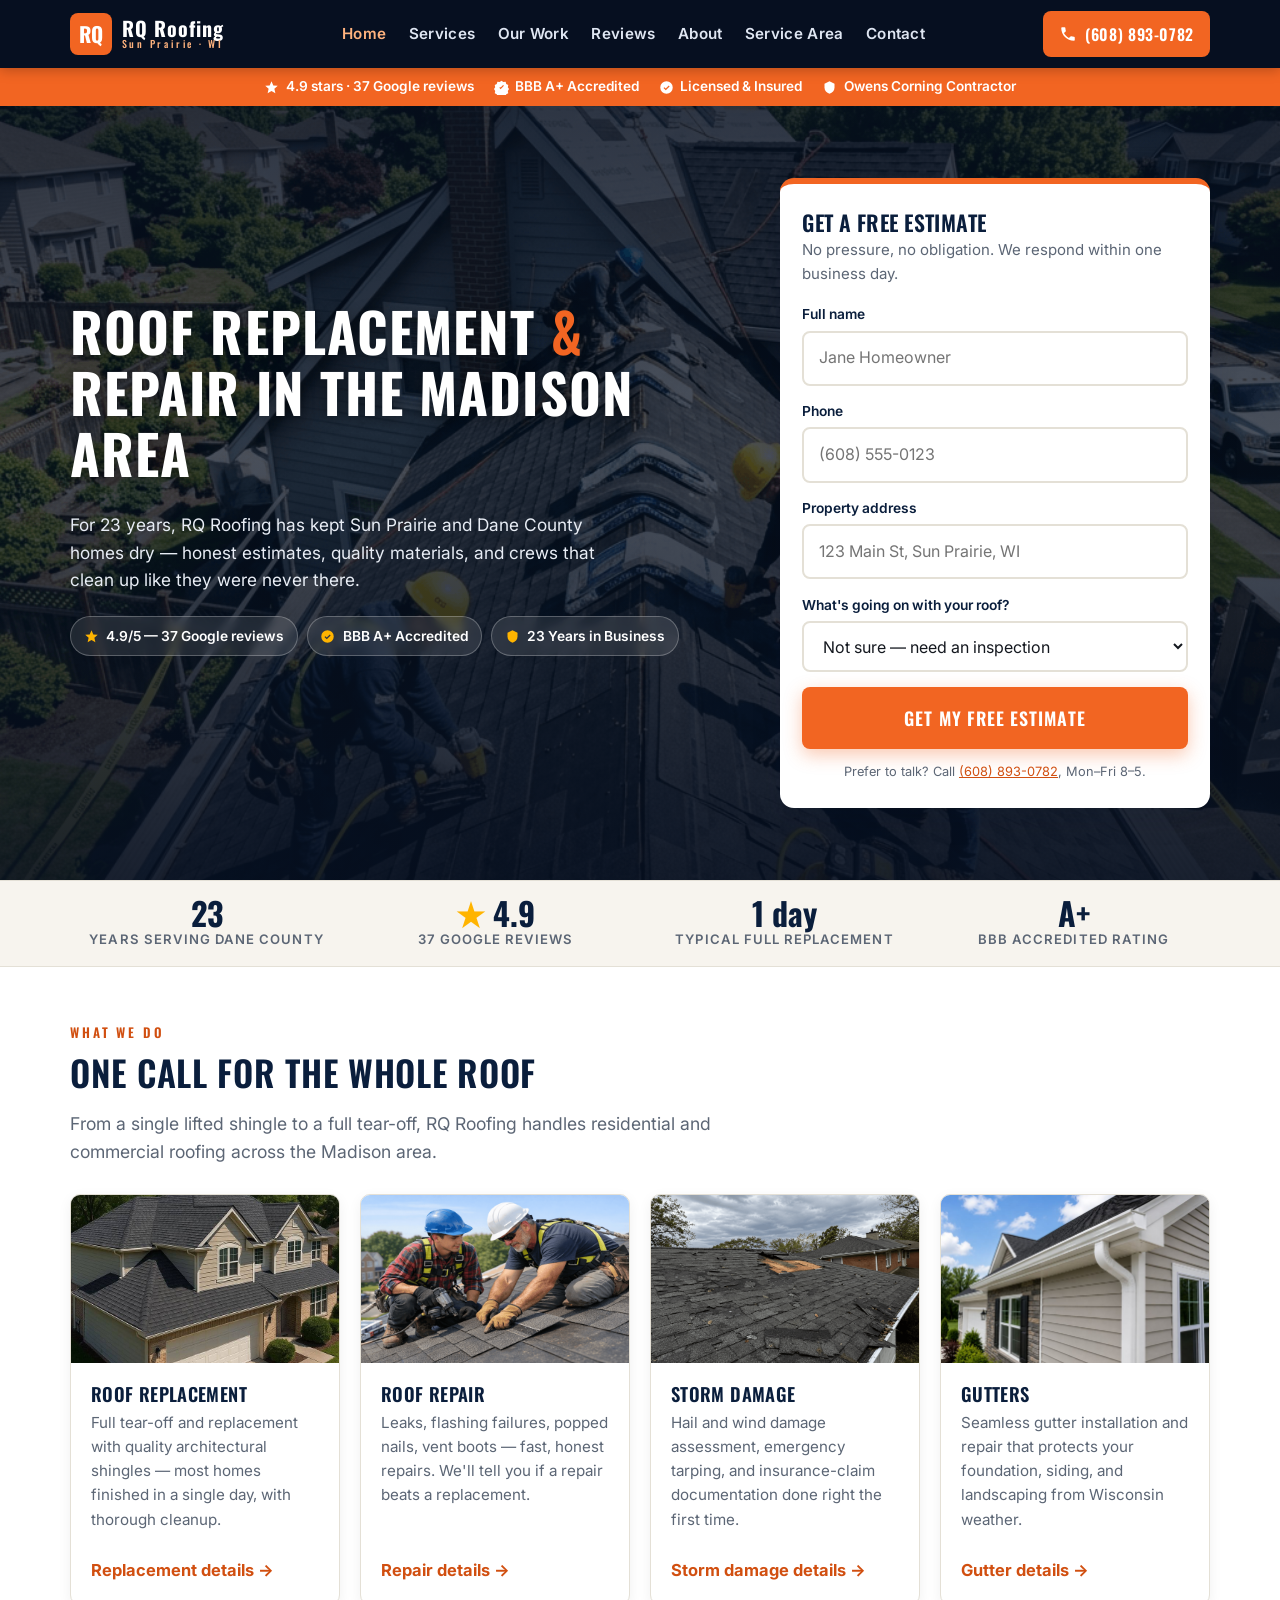
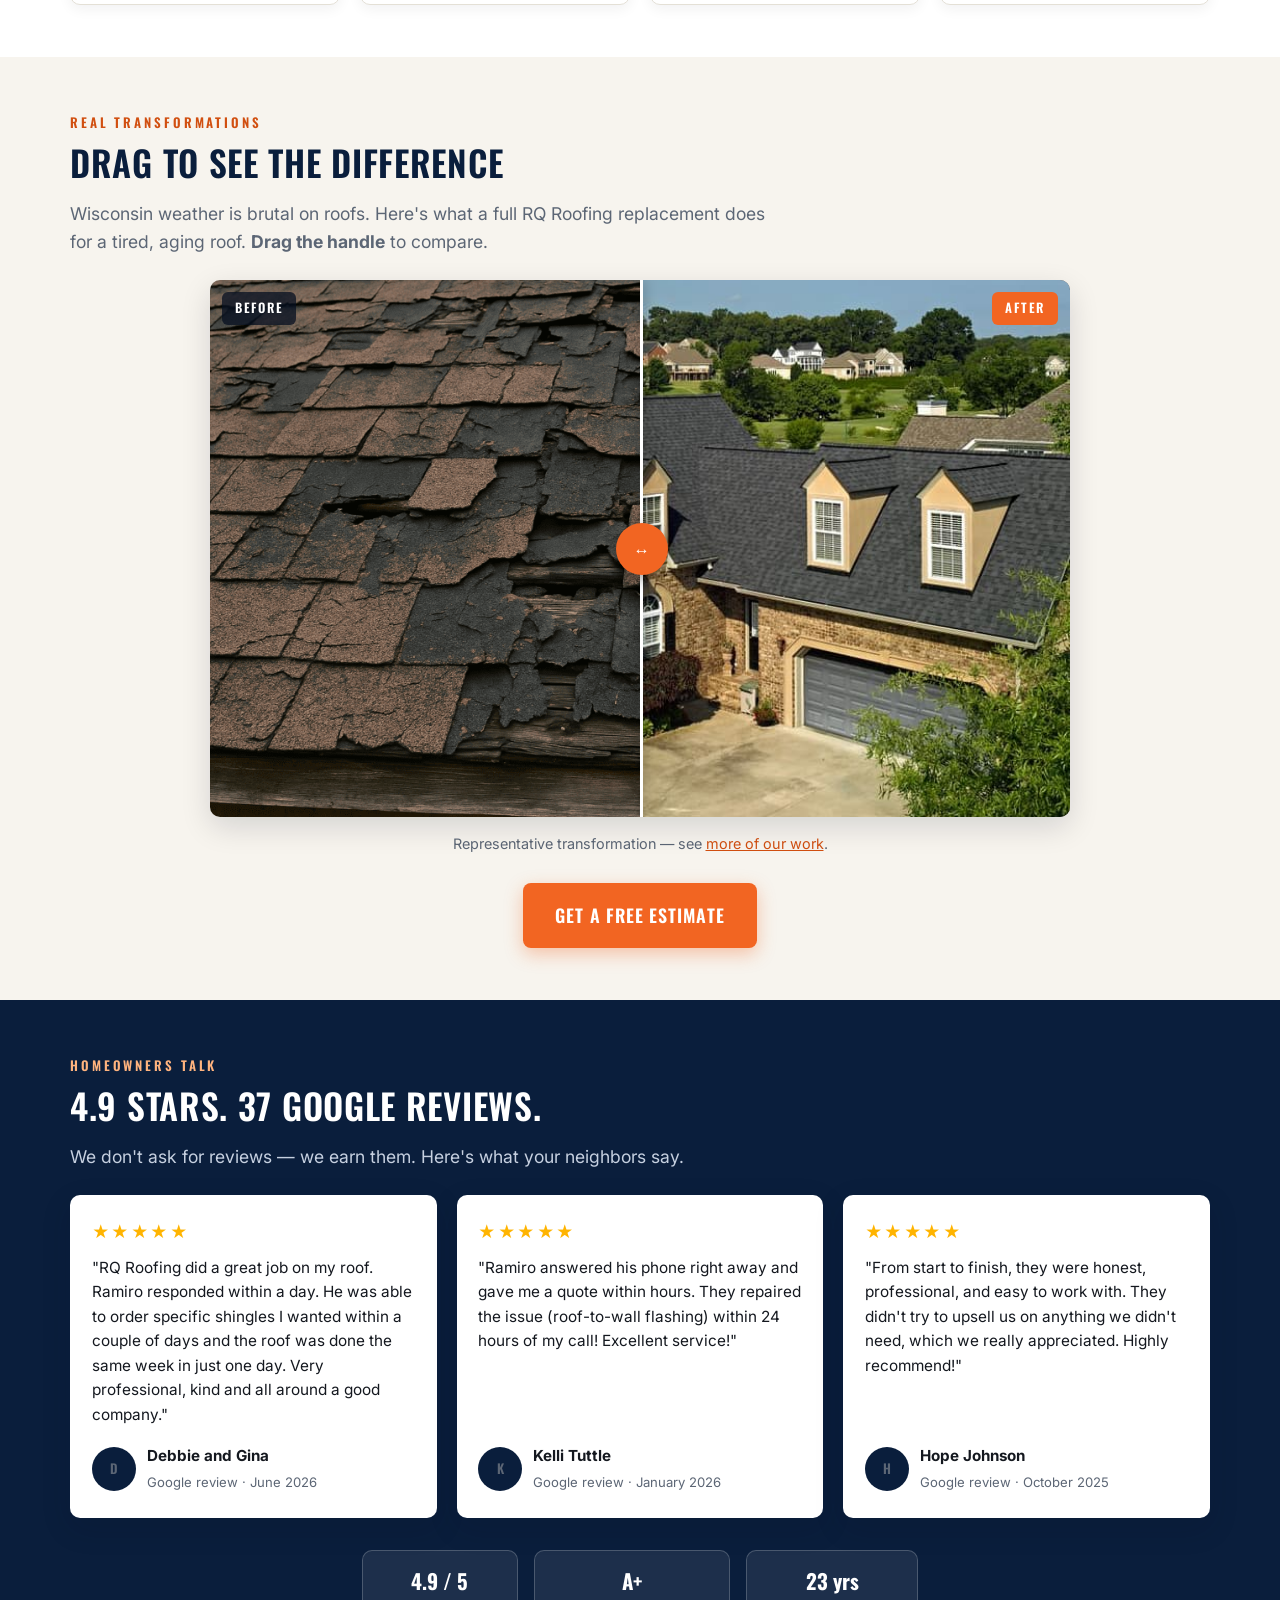
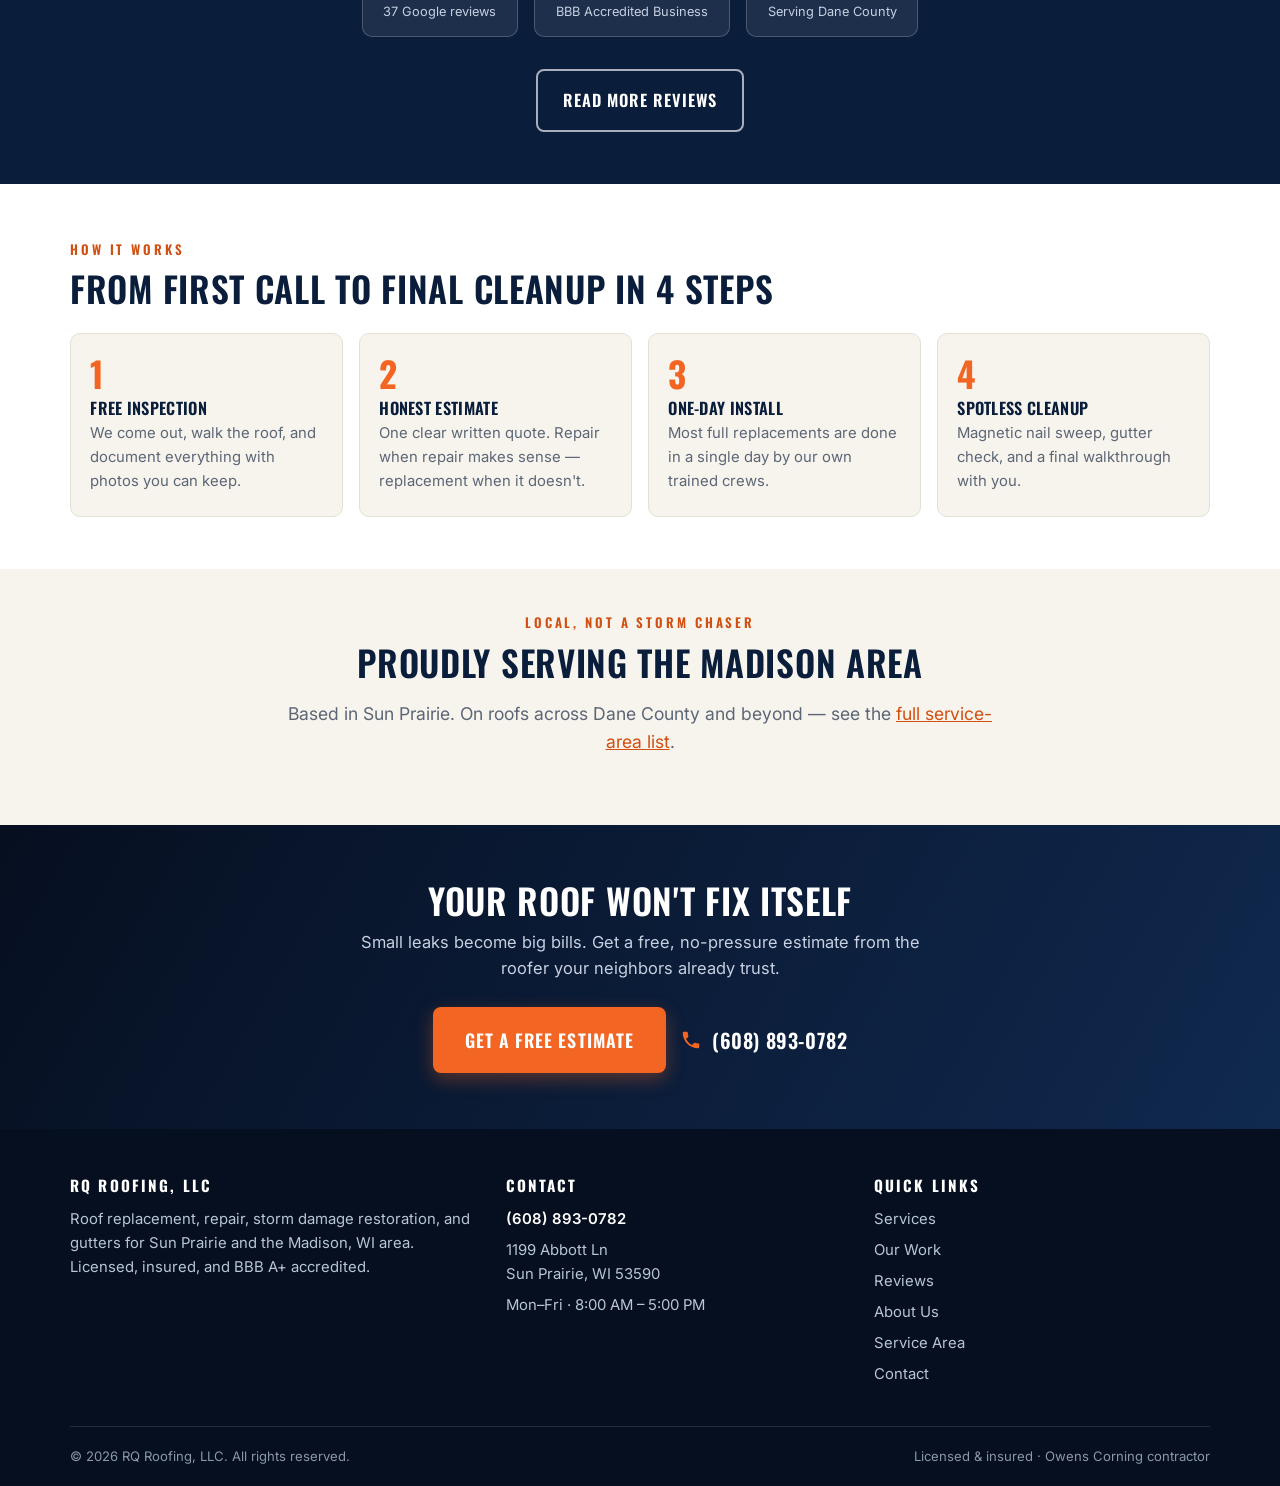
<file: index.html>
<!doctype html>
<html lang="en">
<head>
  <meta charset="utf-8" />
  <meta name="viewport" content="width=device-width, initial-scale=1, viewport-fit=cover" />
  <title>RQ Roofing, LLC — Roof Replacement &amp; Repair in the Madison Area</title>
  <meta name="description" content="RQ Roofing, LLC: 23 years of roof replacement, repair, storm damage restoration and gutters in Sun Prairie and the Madison, WI area. Free estimates. Call (608) 893-0782." />
  <link rel="preconnect" href="https://fonts.googleapis.com" />
  <link rel="preconnect" href="https://fonts.gstatic.com" crossorigin />
  <link href="https://fonts.googleapis.com/css2?family=Oswald:wght@500;600;700&family=Inter:wght@400;500;600;700&display=swap" rel="stylesheet" />
  <link rel="stylesheet" href="assets/css/style.css" />
  <script type="application/ld+json">
  {
    "@context": "https://schema.org",
    "@type": "RoofingContractor",
    "name": "RQ Roofing, LLC",
    "telephone": "+1-608-893-0782",
    "address": {"@type": "PostalAddress", "streetAddress": "1199 Abbott Ln", "addressLocality": "Sun Prairie", "addressRegion": "WI", "postalCode": "53590"},
    "areaServed": ["Sun Prairie, WI", "Madison, WI", "Middleton, WI", "Verona, WI", "Waunakee, WI", "De Forest, WI"],
    "aggregateRating": {"@type": "AggregateRating", "ratingValue": "4.9", "reviewCount": "37"},
    "openingHours": "Mo-Fr 08:00-17:00",
    "priceRange": "$$"
  }
  </script>
</head>
<body>

<header class="site-header">
  <div class="container header-inner">
    <a class="brand" href="index.html" aria-label="RQ Roofing home">
      <span class="brand-mark">RQ</span>
      <span class="brand-name">RQ Roofing<small>Sun Prairie · WI</small></span>
    </a>
    <button class="nav-toggle" aria-expanded="false" aria-controls="primary-nav" aria-label="Open menu"><span></span><span></span><span></span></button>
    <nav class="main-nav" id="primary-nav" aria-label="Primary">
      <a href="index.html" aria-current="page">Home</a>
      <a href="services.html">Services</a>
      <a href="gallery.html">Our Work</a>
      <a href="reviews.html">Reviews</a>
      <a href="about.html">About</a>
      <a href="service-area.html">Service Area</a>
      <a href="contact.html">Contact</a>
    </nav>
    <a class="header-call" href="tel:+16088930782">
      <svg viewBox="0 0 24 24" fill="currentColor" aria-hidden="true"><path d="M6.6 10.8c1.4 2.8 3.8 5.2 6.6 6.6l2.2-2.2c.3-.3.7-.4 1-.2 1.1.4 2.3.6 3.6.6.6 0 1 .4 1 1V20c0 .6-.4 1-1 1C10.6 21 3 13.4 3 4c0-.6.4-1 1-1h3.5c.6 0 1 .4 1 1 0 1.2.2 2.4.6 3.6.1.3 0 .7-.2 1l-2.3 2.2z"/></svg>
      (608) 893-0782
    </a>
  </div>
</header>

<div class="trust-strip" role="note" aria-label="Credentials">
  <div class="container">
    <span><svg viewBox="0 0 24 24" fill="currentColor" aria-hidden="true"><path d="M12 2l2.9 6.6 7.1.7-5.4 4.8 1.6 7-6.2-3.7-6.2 3.7 1.6-7L2 9.3l7.1-.7z"/></svg>4.9 stars · 37 Google reviews</span>
    <span><svg viewBox="0 0 24 24" fill="currentColor" aria-hidden="true"><path d="M12 1l3 2 3.6-.3 1 3.5 3.2 1.6-.7 3.6 2 3-2 3 .7 3.6-3.2 1.6-1 3.5-3.6-.3-3 2-3-2-3.6.3-1-3.5-3.2-1.6.7-3.6-2-3 2-3-.7-3.6 3.2-1.6 1-3.5L9 3z"/><path d="M10.6 14.6l-2.1-2.1 1.4-1.4 0.7 0.7 3.9-3.9 1.4 1.4z" fill="#f26522"/></svg>BBB A+ Accredited</span>
    <span><svg viewBox="0 0 24 24" fill="currentColor" aria-hidden="true"><path d="M12 2a10 10 0 100 20 10 10 0 000-20zm-1.2 14.5l-3.6-3.6 1.4-1.4 2.2 2.2 4.8-4.8 1.4 1.4z"/></svg>Licensed &amp; Insured</span>
    <span><svg viewBox="0 0 24 24" fill="currentColor" aria-hidden="true"><path d="M12 2L4 6v6c0 5 3.4 8.6 8 10 4.6-1.4 8-5 8-10V6z"/></svg>Owens Corning Contractor</span>
  </div>
</div>

<main>
  <!-- HERO -->
  <section class="hero">
    <div class="hero-bg" aria-hidden="true"></div>
    <div class="container">
      <div>
        <h1>Roof Replacement <span class="accent">&amp;</span> Repair in the Madison Area</h1>
        <p class="hero-sub">For 23 years, RQ Roofing has kept Sun Prairie and Dane County homes dry — honest estimates, quality materials, and crews that clean up like they were never there.</p>
        <ul class="hero-badges">
          <li><svg viewBox="0 0 24 24" fill="currentColor" aria-hidden="true"><path d="M12 2l2.9 6.6 7.1.7-5.4 4.8 1.6 7-6.2-3.7-6.2 3.7 1.6-7L2 9.3l7.1-.7z"/></svg>4.9/5 — 37 Google reviews</li>
          <li><svg viewBox="0 0 24 24" fill="currentColor" aria-hidden="true"><path d="M12 2a10 10 0 100 20 10 10 0 000-20zm-1.2 14.5l-3.6-3.6 1.4-1.4 2.2 2.2 4.8-4.8 1.4 1.4z"/></svg>BBB A+ Accredited</li>
          <li><svg viewBox="0 0 24 24" fill="currentColor" aria-hidden="true"><path d="M12 2L4 6v6c0 5 3.4 8.6 8 10 4.6-1.4 8-5 8-10V6z"/></svg>23 Years in Business</li>
        </ul>
      </div>
      <div class="estimate-card" id="estimate">
        <div class="form-fields">
          <h2>Get a Free Estimate</h2>
          <p class="form-sub">No pressure, no obligation. We respond within one business day.</p>
          <form class="estimate-form" novalidate>
            <div class="field">
              <label for="h-name">Full name</label>
              <input id="h-name" name="name" type="text" autocomplete="name" placeholder="Jane Homeowner" required />
            
              <p class="field-msg" id="h-name-msg" role="alert"></p></div>
            <div class="field">
              <label for="h-phone">Phone</label>
              <input id="h-phone" name="phone" type="tel" autocomplete="tel" placeholder="(608) 555-0123" required />
            
              <p class="field-msg" id="h-phone-msg" role="alert"></p></div>
            <div class="field">
              <label for="h-address">Property address</label>
              <input id="h-address" name="address" type="text" autocomplete="street-address" placeholder="123 Main St, Sun Prairie, WI" />
            </div>
            <div class="field">
              <label for="h-issue">What's going on with your roof?</label>
              <select id="h-issue" name="issue">
                <option>Not sure — need an inspection</option>
                <option>Leak or water stain inside</option>
                <option>Missing or damaged shingles</option>
                <option>Storm or hail damage</option>
                <option>Roof is old — thinking replacement</option>
                <option>Gutters or downspouts</option>
                <option>Something else</option>
              </select>
            </div>
            <button class="btn btn-primary btn-block btn-lg" type="submit">Get My Free Estimate</button>
            <p class="form-note">Prefer to talk? Call <a href="tel:+16088930782">(608) 893-0782</a>, Mon–Fri 8–5.</p>
          </form>
        </div>
        <div class="form-success" role="status">
          <div class="check"><svg viewBox="0 0 24 24" fill="currentColor" aria-hidden="true"><path d="M9 16.2l-3.5-3.5L4 14.2 9 19.2 20 8.2l-1.4-1.4z"/></svg></div>
          <h3>Request received.</h3>
          <p><span class="success-name"></span>thanks — RQ Roofing will call you within one business day to schedule your free estimate.</p>
        </div>
      </div>
    </div>
  </section>

  <!-- PROOF -->
  <section class="proof" aria-label="Company proof points">
    <div class="container proof-grid">
      <div class="proof-item"><div class="proof-num">23</div><div class="proof-label">Years serving Dane County</div></div>
      <div class="proof-item"><div class="proof-num"><span class="star">★</span> 4.9</div><div class="proof-label">37 Google reviews</div></div>
      <div class="proof-item"><div class="proof-num">1 day</div><div class="proof-label">Typical full replacement</div></div>
      <div class="proof-item"><div class="proof-num">A+</div><div class="proof-label">BBB accredited rating</div></div>
    </div>
  </section>

  <!-- SERVICES -->
  <section class="section">
    <div class="container">
      <span class="eyebrow">What we do</span>
      <h2>One Call for the Whole Roof</h2>
      <p class="lead">From a single lifted shingle to a full tear-off, RQ Roofing handles residential and commercial roofing across the Madison area.</p>
      <div class="cards" style="margin-top:1.75rem">
        <article class="card">
          <img src="assets/img/finished-1.jpg" alt="Newly installed architectural shingle roof on a Madison-area home" loading="lazy" />
          <div class="card-body">
            <h3>Roof Replacement</h3>
            <p>Full tear-off and replacement with quality architectural shingles — most homes finished in a single day, with thorough cleanup.</p>
            <a class="card-link" href="services.html#replacement">Replacement details →</a>
          </div>
        </article>
        <article class="card">
          <img src="assets/img/crew.jpg" alt="RQ Roofing crew member repairing a steep-slope residential roof" loading="lazy" />
          <div class="card-body">
            <h3>Roof Repair</h3>
            <p>Leaks, flashing failures, popped nails, vent boots — fast, honest repairs. We'll tell you if a repair beats a replacement.</p>
            <a class="card-link" href="services.html#repair">Repair details →</a>
          </div>
        </article>
        <article class="card">
          <img src="assets/img/storm.jpg" alt="Storm-damaged roof with missing shingles in Dane County" loading="lazy" />
          <div class="card-body">
            <h3>Storm Damage</h3>
            <p>Hail and wind damage assessment, emergency tarping, and insurance-claim documentation done right the first time.</p>
            <a class="card-link" href="services.html#storm">Storm damage details →</a>
          </div>
        </article>
        <article class="card">
          <img src="assets/img/gutters.jpg" alt="New seamless aluminum gutters installed on a home" loading="lazy" />
          <div class="card-body">
            <h3>Gutters</h3>
            <p>Seamless gutter installation and repair that protects your foundation, siding, and landscaping from Wisconsin weather.</p>
            <a class="card-link" href="services.html#gutters">Gutter details →</a>
          </div>
        </article>
      </div>
    </div>
  </section>

  <!-- BEFORE / AFTER -->
  <section class="section" style="background:var(--cream)">
    <div class="container">
      <span class="eyebrow">Real transformations</span>
      <h2>Drag to See the Difference</h2>
      <p class="lead">Wisconsin weather is brutal on roofs. Here's what a full RQ Roofing replacement does for a tired, aging roof. <strong>Drag the handle</strong> to compare.</p>
      <div class="ba-wrap" style="margin-top:1.5rem">
        <img class="ba-img" src="assets/img/old-roof.jpg" alt="Aging roof with curling, damaged shingles before replacement" loading="lazy" />
        <div class="ba-after"><img src="assets/img/finished-2.jpg" alt="New architectural shingle roof after replacement" loading="lazy" /></div>
        <span class="ba-tag before">Before</span>
        <span class="ba-tag after">After</span>
        <div class="ba-handle" role="slider" aria-label="Before and after comparison" aria-valuemin="0" aria-valuemax="100" aria-valuenow="50" tabindex="0"><span class="ba-knob">↔</span></div>
      </div>
      <p class="ba-caption">Representative transformation — see <a href="gallery.html">more of our work</a>.</p>
      <div style="text-align:center; margin-top:1.75rem"><a class="btn btn-primary btn-lg" href="#estimate">Get a Free Estimate</a></div>
    </div>
  </section>

  <!-- REVIEWS -->
  <section class="section reviews">
    <div class="container">
      <span class="eyebrow" style="color:#ffb37e">Homeowners talk</span>
      <h2>4.9 Stars. 37 Google Reviews.</h2>
      <p class="lead" style="color:#c6d0e0">We don't ask for reviews — we earn them. Here's what your neighbors say.</p>
      <div class="review-grid">
        <article class="review-card">
          <div class="stars" aria-label="5 out of 5 stars">★★★★★</div>
          <blockquote>"RQ Roofing did a great job on my roof. Ramiro responded within a day. He was able to order specific shingles I wanted within a couple of days and the roof was done the same week in just one day. Very professional, kind and all around a good company."</blockquote>
          <div class="review-meta"><span class="review-avatar" aria-hidden="true">D</span><div><strong>Debbie and Gina</strong><span>Google review · June 2026</span></div></div>
        </article>
        <article class="review-card">
          <div class="stars" aria-label="5 out of 5 stars">★★★★★</div>
          <blockquote>"Ramiro answered his phone right away and gave me a quote within hours. They repaired the issue (roof-to-wall flashing) within 24 hours of my call! Excellent service!"</blockquote>
          <div class="review-meta"><span class="review-avatar" aria-hidden="true">K</span><div><strong>Kelli Tuttle</strong><span>Google review · January 2026</span></div></div>
        </article>
        <article class="review-card">
          <div class="stars" aria-label="5 out of 5 stars">★★★★★</div>
          <blockquote>"From start to finish, they were honest, professional, and easy to work with. They didn't try to upsell us on anything we didn't need, which we really appreciated. Highly recommend!"</blockquote>
          <div class="review-meta"><span class="review-avatar" aria-hidden="true">H</span><div><strong>Hope Johnson</strong><span>Google review · October 2025</span></div></div>
        </article>
      </div>
      <div class="review-aggregate">
        <div class="agg-badge"><strong>4.9 / 5</strong><span>37 Google reviews</span></div>
        <div class="agg-badge"><strong>A+</strong><span>BBB Accredited Business</span></div>
        <div class="agg-badge"><strong>23 yrs</strong><span>Serving Dane County</span></div>
      </div>
      <div style="text-align:center; margin-top:2rem"><a class="btn btn-ghost" href="reviews.html">Read More Reviews</a></div>
    </div>
  </section>

  <!-- PROCESS -->
  <section class="section">
    <div class="container">
      <span class="eyebrow">How it works</span>
      <h2>From First Call to Final Cleanup in 4 Steps</h2>
      <div class="steps">
        <div class="step"><div class="step-num">1</div><h3>Free Inspection</h3><p>We come out, walk the roof, and document everything with photos you can keep.</p></div>
        <div class="step"><div class="step-num">2</div><h3>Honest Estimate</h3><p>One clear written quote. Repair when repair makes sense — replacement when it doesn't.</p></div>
        <div class="step"><div class="step-num">3</div><h3>One-Day Install</h3><p>Most full replacements are done in a single day by our own trained crews.</p></div>
        <div class="step"><div class="step-num">4</div><h3>Spotless Cleanup</h3><p>Magnetic nail sweep, gutter check, and a final walkthrough with you.</p></div>
      </div>
    </div>
  </section>

  <!-- SERVICE AREA TEASER -->
  <section class="section" style="background:var(--cream); padding-top:2.5rem">
    <div class="container" style="text-align:center">
      <span class="eyebrow">Local, not a storm chaser</span>
      <h2>Proudly Serving the Madison Area</h2>
      <p class="lead" style="margin-inline:auto">Based in Sun Prairie. On roofs across Dane County and beyond — see the <a href="service-area.html">full service-area list</a>.</p>
    </div>
  </section>

  <!-- CTA -->
  <section class="cta-band">
    <div class="container">
      <h2>Your Roof Won't Fix Itself</h2>
      <p>Small leaks become big bills. Get a free, no-pressure estimate from the roofer your neighbors already trust.</p>
      <div class="btn-row">
        <a class="btn btn-primary btn-lg" href="#estimate">Get a Free Estimate</a>
        <a class="cta-phone" href="tel:+16088930782"><svg viewBox="0 0 24 24" fill="currentColor" aria-hidden="true"><path d="M6.6 10.8c1.4 2.8 3.8 5.2 6.6 6.6l2.2-2.2c.3-.3.7-.4 1-.2 1.1.4 2.3.6 3.6.6.6 0 1 .4 1 1V20c0 .6-.4 1-1 1C10.6 21 3 13.4 3 4c0-.6.4-1 1-1h3.5c.6 0 1 .4 1 1 0 1.2.2 2.4.6 3.6.1.3 0 .7-.2 1l-2.3 2.2z"/></svg>(608) 893-0782</a>
      </div>
    </div>
  </section>
</main>

<footer class="site-footer">
  <div class="container footer-grid">
    <div>
      <h4>RQ Roofing, LLC</h4>
      <p>Roof replacement, repair, storm damage restoration, and gutters for Sun Prairie and the Madison, WI area. Licensed, insured, and BBB A+ accredited.</p>
    </div>
    <div class="footer-contact">
      <h4>Contact</h4>
      <ul>
        <li><a href="tel:+16088930782">(608) 893-0782</a></li>
        <li>1199 Abbott Ln<br />Sun Prairie, WI 53590</li>
        <li>Mon–Fri · 8:00 AM – 5:00 PM</li>
      </ul>
    </div>
    <div>
      <h4>Quick Links</h4>
      <ul>
        <li><a href="services.html">Services</a></li>
        <li><a href="gallery.html">Our Work</a></li>
        <li><a href="reviews.html">Reviews</a></li>
        <li><a href="about.html">About Us</a></li>
        <li><a href="service-area.html">Service Area</a></li>
        <li><a href="contact.html">Contact</a></li>
      </ul>
    </div>
  </div>
  <div class="container footer-bottom">
    <span>© <span class="js-year">2026</span> RQ Roofing, LLC. All rights reserved.</span>
    <span>Licensed &amp; insured · Owens Corning contractor</span>
  </div>
</footer>

<nav class="sticky-cta" aria-label="Quick actions">
  <a class="call" href="tel:+16088930782"><svg viewBox="0 0 24 24" fill="currentColor" aria-hidden="true"><path d="M6.6 10.8c1.4 2.8 3.8 5.2 6.6 6.6l2.2-2.2c.3-.3.7-.4 1-.2 1.1.4 2.3.6 3.6.6.6 0 1 .4 1 1V20c0 .6-.4 1-1 1C10.6 21 3 13.4 3 4c0-.6.4-1 1-1h3.5c.6 0 1 .4 1 1 0 1.2.2 2.4.6 3.6.1.3 0 .7-.2 1l-2.3 2.2z"/></svg>Call Now</a>
  <a class="estimate" href="#estimate"><svg viewBox="0 0 24 24" fill="currentColor" aria-hidden="true"><path d="M14 2H6a2 2 0 00-2 2v16a2 2 0 002 2h12a2 2 0 002-2V8zm2 16H8v-2h8zm0-4H8v-2h8zm-3-5V3.5L18.5 9z"/></svg>Free Estimate</a>
</nav>

<script src="assets/js/main.js"></script>
</body>
</html>
</file>
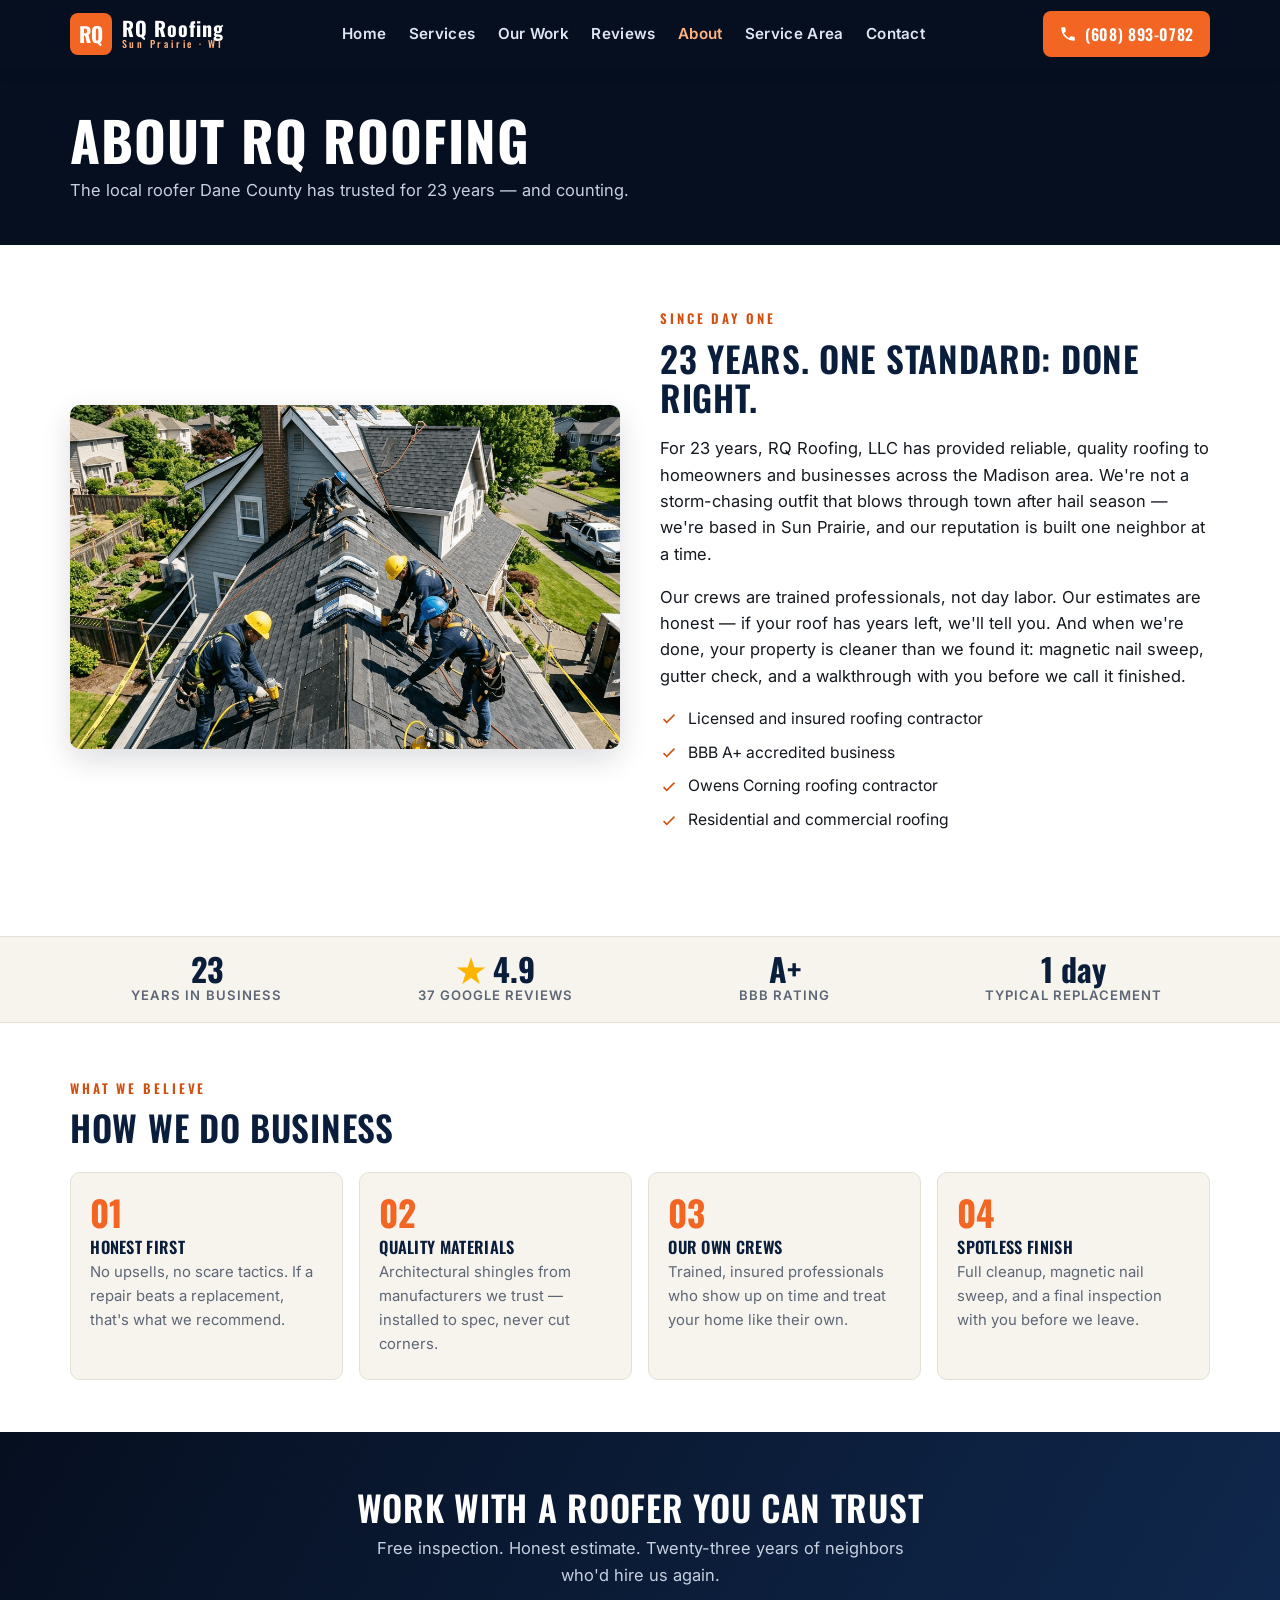
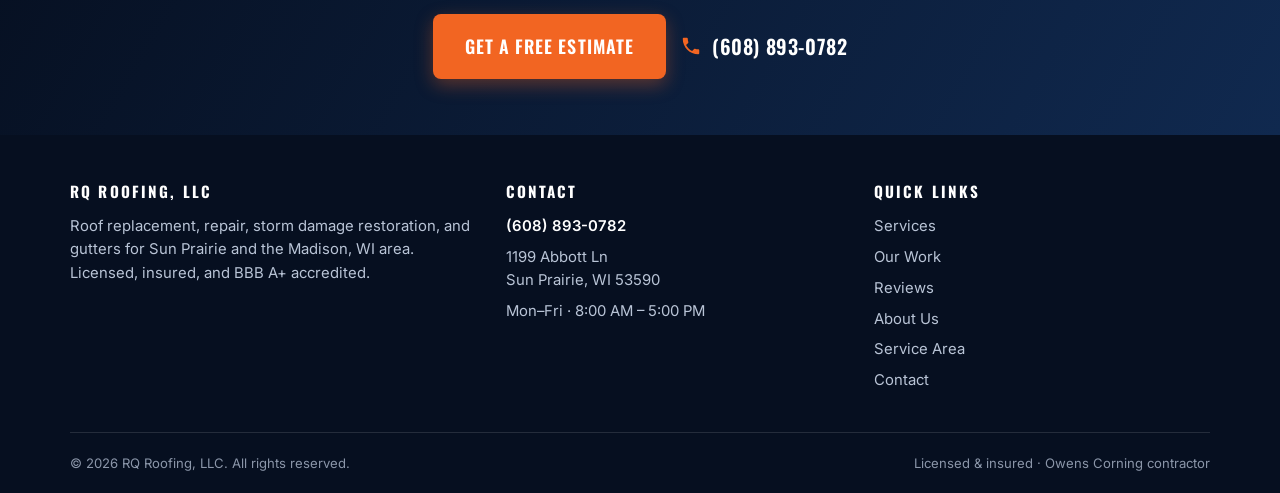
<file: about.html>
<!doctype html>
<html lang="en">
<head>
  <meta charset="utf-8" />
  <meta name="viewport" content="width=device-width, initial-scale=1, viewport-fit=cover" />
  <title>About RQ Roofing — 23 Years in Sun Prairie &amp; Madison, WI</title>
  <meta name="description" content="RQ Roofing, LLC has served Sun Prairie and the Madison, WI area for 23 years. Licensed, insured, BBB A+ accredited, Owens Corning contractor. Free estimates: (608) 893-0782." />
  <link rel="preconnect" href="https://fonts.googleapis.com" />
  <link rel="preconnect" href="https://fonts.gstatic.com" crossorigin />
  <link href="https://fonts.googleapis.com/css2?family=Oswald:wght@500;600;700&family=Inter:wght@400;500;600;700&display=swap" rel="stylesheet" />
  <link rel="stylesheet" href="assets/css/style.css" />
</head>
<body>

<header class="site-header">
  <div class="container header-inner">
    <a class="brand" href="index.html" aria-label="RQ Roofing home">
      <span class="brand-mark">RQ</span>
      <span class="brand-name">RQ Roofing<small>Sun Prairie · WI</small></span>
    </a>
    <button class="nav-toggle" aria-expanded="false" aria-controls="primary-nav" aria-label="Open menu"><span></span><span></span><span></span></button>
    <nav class="main-nav" id="primary-nav" aria-label="Primary">
      <a href="index.html">Home</a>
      <a href="services.html">Services</a>
      <a href="gallery.html">Our Work</a>
      <a href="reviews.html">Reviews</a>
      <a href="about.html" aria-current="page">About</a>
      <a href="service-area.html">Service Area</a>
      <a href="contact.html">Contact</a>
    </nav>
    <a class="header-call" href="tel:+16088930782">
      <svg viewBox="0 0 24 24" fill="currentColor" aria-hidden="true"><path d="M6.6 10.8c1.4 2.8 3.8 5.2 6.6 6.6l2.2-2.2c.3-.3.7-.4 1-.2 1.1.4 2.3.6 3.6.6.6 0 1 .4 1 1V20c0 .6-.4 1-1 1C10.6 21 3 13.4 3 4c0-.6.4-1 1-1h3.5c.6 0 1 .4 1 1 0 1.2.2 2.4.6 3.6.1.3 0 .7-.2 1l-2.3 2.2z"/></svg>
      (608) 893-0782
    </a>
  </div>
</header>

<main>
  <section class="page-hero">
    <div class="container">
      <h1>About RQ Roofing</h1>
      <p>The local roofer Dane County has trusted for 23 years — and counting.</p>
    </div>
  </section>

  <section class="section">
    <div class="container">
      <div class="service-row" style="border-bottom:0; padding-top:.5rem">
        <div class="service-media"><img src="assets/img/hero.jpg" alt="RQ Roofing crew installing shingles on a Madison-area home" loading="lazy" /></div>
        <div>
          <span class="eyebrow">Since day one</span>
          <h2>23 Years. One Standard: Done Right.</h2>
          <p>For 23 years, RQ Roofing, LLC has provided reliable, quality roofing to homeowners and businesses across the Madison area. We're not a storm-chasing outfit that blows through town after hail season — we're based in Sun Prairie, and our reputation is built one neighbor at a time.</p>
          <p>Our crews are trained professionals, not day labor. Our estimates are honest — if your roof has years left, we'll tell you. And when we're done, your property is cleaner than we found it: magnetic nail sweep, gutter check, and a walkthrough with you before we call it finished.</p>
          <ul class="check-list">
            <li><svg viewBox="0 0 24 24" fill="currentColor" aria-hidden="true"><path d="M9 16.2l-3.5-3.5L4 14.2 9 19.2 20 8.2l-1.4-1.4z"/></svg>Licensed and insured roofing contractor</li>
            <li><svg viewBox="0 0 24 24" fill="currentColor" aria-hidden="true"><path d="M9 16.2l-3.5-3.5L4 14.2 9 19.2 20 8.2l-1.4-1.4z"/></svg>BBB A+ accredited business</li>
            <li><svg viewBox="0 0 24 24" fill="currentColor" aria-hidden="true"><path d="M9 16.2l-3.5-3.5L4 14.2 9 19.2 20 8.2l-1.4-1.4z"/></svg>Owens Corning roofing contractor</li>
            <li><svg viewBox="0 0 24 24" fill="currentColor" aria-hidden="true"><path d="M9 16.2l-3.5-3.5L4 14.2 9 19.2 20 8.2l-1.4-1.4z"/></svg>Residential and commercial roofing</li>
          </ul>
        </div>
      </div>
    </div>
  </section>

  <section class="proof" aria-label="Company credentials">
    <div class="container proof-grid">
      <div class="proof-item"><div class="proof-num">23</div><div class="proof-label">Years in business</div></div>
      <div class="proof-item"><div class="proof-num"><span class="star">★</span> 4.9</div><div class="proof-label">37 Google reviews</div></div>
      <div class="proof-item"><div class="proof-num">A+</div><div class="proof-label">BBB rating</div></div>
      <div class="proof-item"><div class="proof-num">1 day</div><div class="proof-label">Typical replacement</div></div>
    </div>
  </section>

  <section class="section">
    <div class="container">
      <span class="eyebrow">What we believe</span>
      <h2>How We Do Business</h2>
      <div class="steps">
        <div class="step"><div class="step-num">01</div><h3>Honest First</h3><p>No upsells, no scare tactics. If a repair beats a replacement, that's what we recommend.</p></div>
        <div class="step"><div class="step-num">02</div><h3>Quality Materials</h3><p>Architectural shingles from manufacturers we trust — installed to spec, never cut corners.</p></div>
        <div class="step"><div class="step-num">03</div><h3>Our Own Crews</h3><p>Trained, insured professionals who show up on time and treat your home like their own.</p></div>
        <div class="step"><div class="step-num">04</div><h3>Spotless Finish</h3><p>Full cleanup, magnetic nail sweep, and a final inspection with you before we leave.</p></div>
      </div>
    </div>
  </section>

  <section class="cta-band">
    <div class="container">
      <h2>Work With a Roofer You Can Trust</h2>
      <p>Free inspection. Honest estimate. Twenty-three years of neighbors who'd hire us again.</p>
      <div class="btn-row">
        <a class="btn btn-primary btn-lg" href="contact.html">Get a Free Estimate</a>
        <a class="cta-phone" href="tel:+16088930782"><svg viewBox="0 0 24 24" fill="currentColor" aria-hidden="true"><path d="M6.6 10.8c1.4 2.8 3.8 5.2 6.6 6.6l2.2-2.2c.3-.3.7-.4 1-.2 1.1.4 2.3.6 3.6.6.6 0 1 .4 1 1V20c0 .6-.4 1-1 1C10.6 21 3 13.4 3 4c0-.6.4-1 1-1h3.5c.6 0 1 .4 1 1 0 1.2.2 2.4.6 3.6.1.3 0 .7-.2 1l-2.3 2.2z"/></svg>(608) 893-0782</a>
      </div>
    </div>
  </section>
</main>

<footer class="site-footer">
  <div class="container footer-grid">
    <div>
      <h4>RQ Roofing, LLC</h4>
      <p>Roof replacement, repair, storm damage restoration, and gutters for Sun Prairie and the Madison, WI area. Licensed, insured, and BBB A+ accredited.</p>
    </div>
    <div class="footer-contact">
      <h4>Contact</h4>
      <ul>
        <li><a href="tel:+16088930782">(608) 893-0782</a></li>
        <li>1199 Abbott Ln<br />Sun Prairie, WI 53590</li>
        <li>Mon–Fri · 8:00 AM – 5:00 PM</li>
      </ul>
    </div>
    <div>
      <h4>Quick Links</h4>
      <ul>
        <li><a href="services.html">Services</a></li>
        <li><a href="gallery.html">Our Work</a></li>
        <li><a href="reviews.html">Reviews</a></li>
        <li><a href="about.html">About Us</a></li>
        <li><a href="service-area.html">Service Area</a></li>
        <li><a href="contact.html">Contact</a></li>
      </ul>
    </div>
  </div>
  <div class="container footer-bottom">
    <span>© <span class="js-year">2026</span> RQ Roofing, LLC. All rights reserved.</span>
    <span>Licensed &amp; insured · Owens Corning contractor</span>
  </div>
</footer>

<nav class="sticky-cta" aria-label="Quick actions">
  <a class="call" href="tel:+16088930782"><svg viewBox="0 0 24 24" fill="currentColor" aria-hidden="true"><path d="M6.6 10.8c1.4 2.8 3.8 5.2 6.6 6.6l2.2-2.2c.3-.3.7-.4 1-.2 1.1.4 2.3.6 3.6.6.6 0 1 .4 1 1V20c0 .6-.4 1-1 1C10.6 21 3 13.4 3 4c0-.6.4-1 1-1h3.5c.6 0 1 .4 1 1 0 1.2.2 2.4.6 3.6.1.3 0 .7-.2 1l-2.3 2.2z"/></svg>Call Now</a>
  <a class="estimate" href="contact.html"><svg viewBox="0 0 24 24" fill="currentColor" aria-hidden="true"><path d="M14 2H6a2 2 0 00-2 2v16a2 2 0 002 2h12a2 2 0 002-2V8zm2 16H8v-2h8zm0-4H8v-2h8zm-3-5V3.5L18.5 9z"/></svg>Free Estimate</a>
</nav>

<script src="assets/js/main.js"></script>
</body>
</html>
</file>
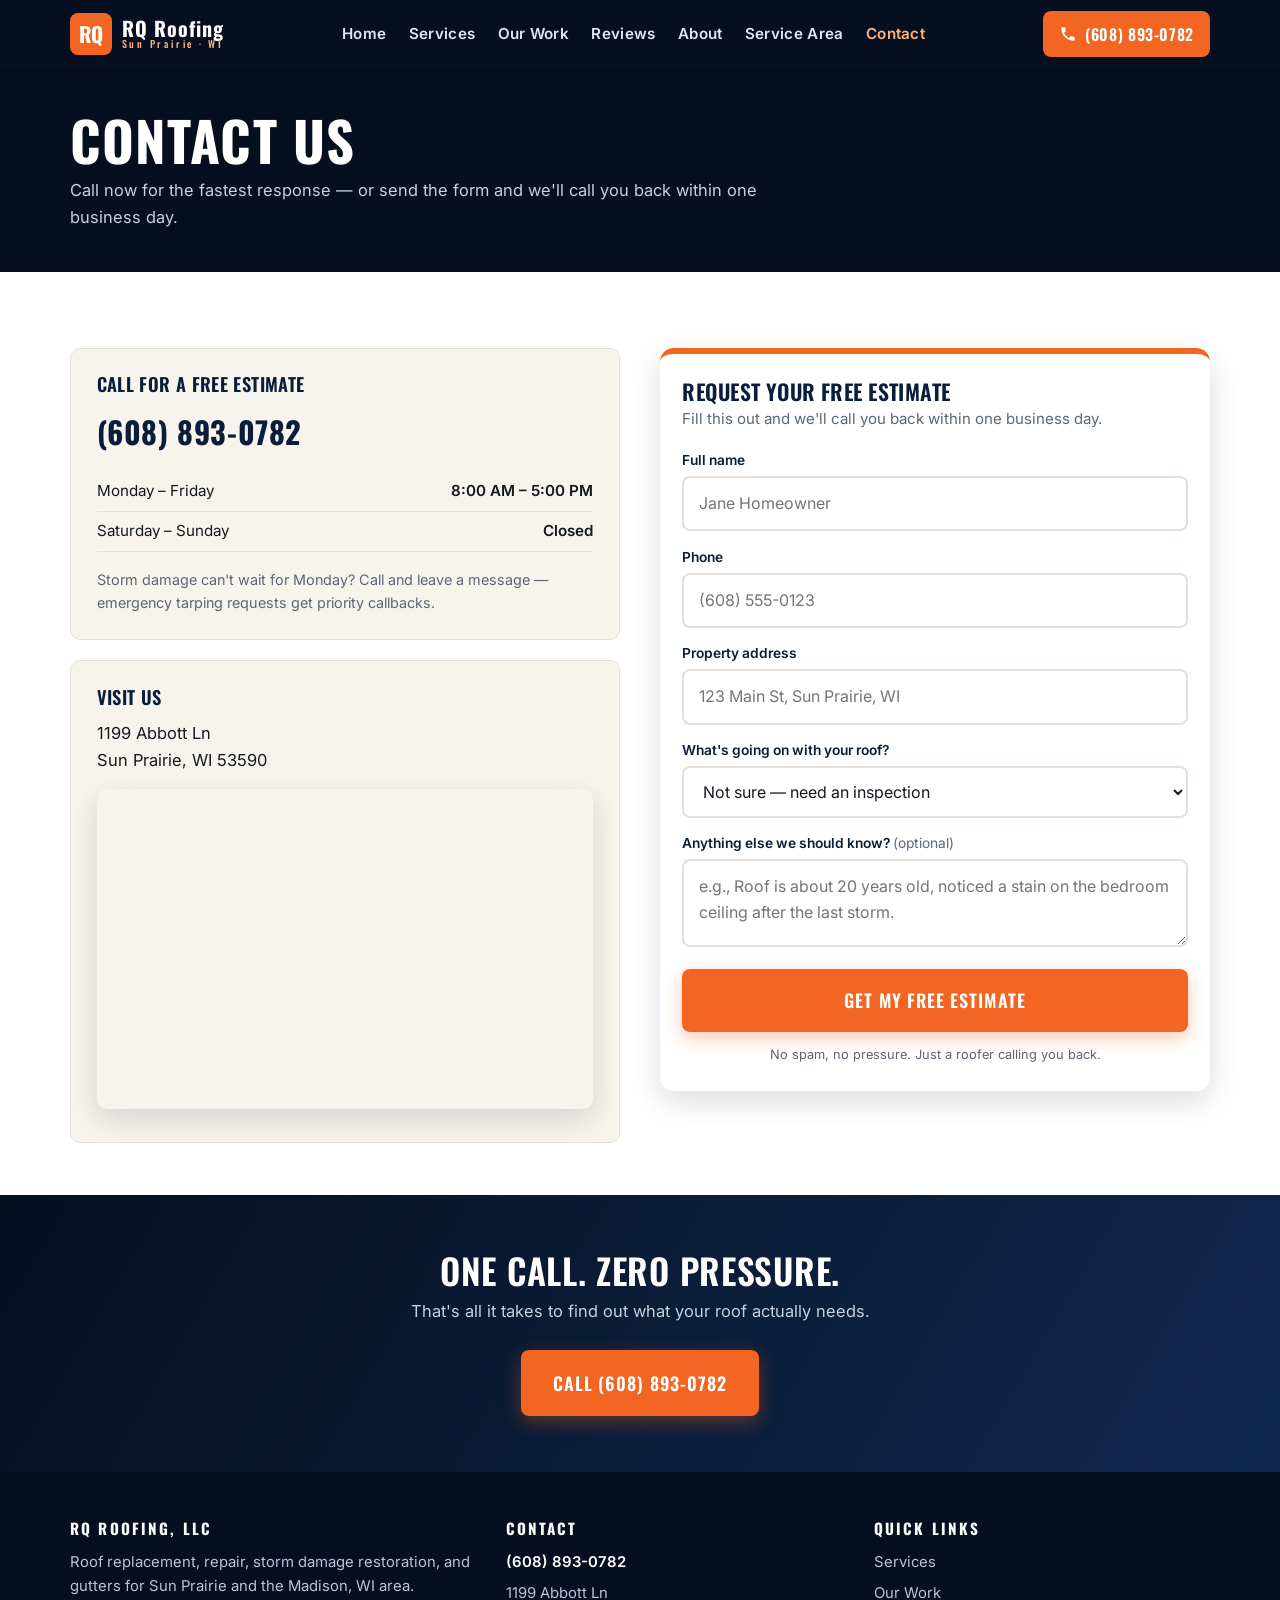
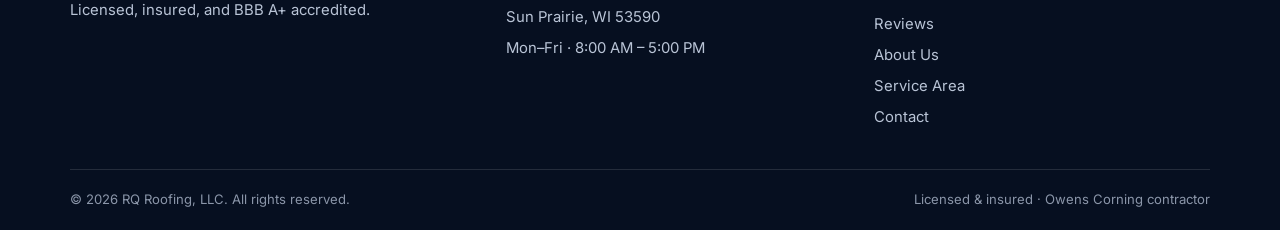
<file: contact.html>
<!doctype html>
<html lang="en">
<head>
  <meta charset="utf-8" />
  <meta name="viewport" content="width=device-width, initial-scale=1, viewport-fit=cover" />
  <title>Contact RQ Roofing — Free Estimates | Sun Prairie, WI</title>
  <meta name="description" content="Contact RQ Roofing, LLC in Sun Prairie, WI: call (608) 893-0782 or request a free roofing estimate online. Mon–Fri 8–5. Serving the Madison area." />
  <link rel="preconnect" href="https://fonts.googleapis.com" />
  <link rel="preconnect" href="https://fonts.gstatic.com" crossorigin />
  <link href="https://fonts.googleapis.com/css2?family=Oswald:wght@500;600;700&family=Inter:wght@400;500;600;700&display=swap" rel="stylesheet" />
  <link rel="stylesheet" href="assets/css/style.css" />
</head>
<body>

<header class="site-header">
  <div class="container header-inner">
    <a class="brand" href="index.html" aria-label="RQ Roofing home">
      <span class="brand-mark">RQ</span>
      <span class="brand-name">RQ Roofing<small>Sun Prairie · WI</small></span>
    </a>
    <button class="nav-toggle" aria-expanded="false" aria-controls="primary-nav" aria-label="Open menu"><span></span><span></span><span></span></button>
    <nav class="main-nav" id="primary-nav" aria-label="Primary">
      <a href="index.html">Home</a>
      <a href="services.html">Services</a>
      <a href="gallery.html">Our Work</a>
      <a href="reviews.html">Reviews</a>
      <a href="about.html">About</a>
      <a href="service-area.html">Service Area</a>
      <a href="contact.html" aria-current="page">Contact</a>
    </nav>
    <a class="header-call" href="tel:+16088930782">
      <svg viewBox="0 0 24 24" fill="currentColor" aria-hidden="true"><path d="M6.6 10.8c1.4 2.8 3.8 5.2 6.6 6.6l2.2-2.2c.3-.3.7-.4 1-.2 1.1.4 2.3.6 3.6.6.6 0 1 .4 1 1V20c0 .6-.4 1-1 1C10.6 21 3 13.4 3 4c0-.6.4-1 1-1h3.5c.6 0 1 .4 1 1 0 1.2.2 2.4.6 3.6.1.3 0 .7-.2 1l-2.3 2.2z"/></svg>
      (608) 893-0782
    </a>
  </div>
</header>

<main>
  <section class="page-hero">
    <div class="container">
      <h1>Contact Us</h1>
      <p>Call now for the fastest response — or send the form and we'll call you back within one business day.</p>
    </div>
  </section>

  <section class="section">
    <div class="container contact-grid">
      <div>
        <div class="contact-card" style="margin-bottom:1.25rem">
          <h3>Call for a Free Estimate</h3>
          <a class="big-phone" href="tel:+16088930782">(608) 893-0782</a>
          <table class="hours-table" style="margin-top:1rem">
            <tr><td>Monday – Friday</td><td>8:00 AM – 5:00 PM</td></tr>
            <tr><td>Saturday – Sunday</td><td>Closed</td></tr>
          </table>
          <p style="font-size:.9rem; color:var(--muted); margin:1rem 0 0">Storm damage can't wait for Monday? Call and leave a message — emergency tarping requests get priority callbacks.</p>
        </div>
        <div class="contact-card">
          <h3>Visit Us</h3>
          <p style="margin-bottom:1rem">1199 Abbott Ln<br />Sun Prairie, WI 53590</p>
          <iframe class="map-embed" title="Map to RQ Roofing, 1199 Abbott Ln, Sun Prairie, WI" src="https://www.google.com/maps?q=1199+Abbott+Ln,+Sun+Prairie,+WI+53590&output=embed" loading="lazy" referrerpolicy="no-referrer-when-downgrade"></iframe>
        </div>
      </div>
      <div>
        <div class="estimate-card" style="max-width:none; border-top-width:6px">
          <div class="form-fields">
            <h2>Request Your Free Estimate</h2>
            <p class="form-sub">Fill this out and we'll call you back within one business day.</p>
            <form class="estimate-form" novalidate>
              <div class="field">
                <label for="c-name">Full name</label>
                <input id="c-name" name="name" type="text" autocomplete="name" placeholder="Jane Homeowner" required />
              
              <p class="field-msg" id="c-name-msg" role="alert"></p></div>
              <div class="field">
                <label for="c-phone">Phone</label>
                <input id="c-phone" name="phone" type="tel" autocomplete="tel" placeholder="(608) 555-0123" required />
              
              <p class="field-msg" id="c-phone-msg" role="alert"></p></div>
              <div class="field">
                <label for="c-address">Property address</label>
                <input id="c-address" name="address" type="text" autocomplete="street-address" placeholder="123 Main St, Sun Prairie, WI" />
              </div>
              <div class="field">
                <label for="c-issue">What's going on with your roof?</label>
                <select id="c-issue" name="issue">
                  <option>Not sure — need an inspection</option>
                  <option>Leak or water stain inside</option>
                  <option>Missing or damaged shingles</option>
                  <option>Storm or hail damage</option>
                  <option>Roof is old — thinking replacement</option>
                  <option>Gutters or downspouts</option>
                  <option>Something else</option>
                </select>
              </div>
              <div class="field">
                <label for="c-notes">Anything else we should know? <span style="font-weight:400; color:var(--muted)">(optional)</span></label>
                <textarea id="c-notes" name="notes" placeholder="e.g., Roof is about 20 years old, noticed a stain on the bedroom ceiling after the last storm."></textarea>
              </div>
              <button class="btn btn-primary btn-block btn-lg" type="submit">Get My Free Estimate</button>
              <p class="form-note">No spam, no pressure. Just a roofer calling you back.</p>
            </form>
          </div>
          <div class="form-success" role="status">
            <div class="check"><svg viewBox="0 0 24 24" fill="currentColor" aria-hidden="true"><path d="M9 16.2l-3.5-3.5L4 14.2 9 19.2 20 8.2l-1.4-1.4z"/></svg></div>
            <h3>Request received.</h3>
            <p><span class="success-name"></span>thanks — RQ Roofing will call you within one business day to schedule your free estimate.</p>
            <p style="margin-top:1rem">Need us sooner? <a href="tel:+16088930782">Call (608) 893-0782</a>.</p>
          </div>
        </div>
      </div>
    </div>
  </section>

  <section class="cta-band">
    <div class="container">
      <h2>One Call. Zero Pressure.</h2>
      <p>That's all it takes to find out what your roof actually needs.</p>
      <div class="btn-row">
        <a class="btn btn-primary btn-lg" href="tel:+16088930782">Call (608) 893-0782</a>
      </div>
    </div>
  </section>
</main>

<footer class="site-footer">
  <div class="container footer-grid">
    <div>
      <h4>RQ Roofing, LLC</h4>
      <p>Roof replacement, repair, storm damage restoration, and gutters for Sun Prairie and the Madison, WI area. Licensed, insured, and BBB A+ accredited.</p>
    </div>
    <div class="footer-contact">
      <h4>Contact</h4>
      <ul>
        <li><a href="tel:+16088930782">(608) 893-0782</a></li>
        <li>1199 Abbott Ln<br />Sun Prairie, WI 53590</li>
        <li>Mon–Fri · 8:00 AM – 5:00 PM</li>
      </ul>
    </div>
    <div>
      <h4>Quick Links</h4>
      <ul>
        <li><a href="services.html">Services</a></li>
        <li><a href="gallery.html">Our Work</a></li>
        <li><a href="reviews.html">Reviews</a></li>
        <li><a href="about.html">About Us</a></li>
        <li><a href="service-area.html">Service Area</a></li>
        <li><a href="contact.html">Contact</a></li>
      </ul>
    </div>
  </div>
  <div class="container footer-bottom">
    <span>© <span class="js-year">2026</span> RQ Roofing, LLC. All rights reserved.</span>
    <span>Licensed &amp; insured · Owens Corning contractor</span>
  </div>
</footer>

<nav class="sticky-cta" aria-label="Quick actions">
  <a class="call" href="tel:+16088930782"><svg viewBox="0 0 24 24" fill="currentColor" aria-hidden="true"><path d="M6.6 10.8c1.4 2.8 3.8 5.2 6.6 6.6l2.2-2.2c.3-.3.7-.4 1-.2 1.1.4 2.3.6 3.6.6.6 0 1 .4 1 1V20c0 .6-.4 1-1 1C10.6 21 3 13.4 3 4c0-.6.4-1 1-1h3.5c.6 0 1 .4 1 1 0 1.2.2 2.4.6 3.6.1.3 0 .7-.2 1l-2.3 2.2z"/></svg>Call Now</a>
  <a class="estimate" href="#c-name"><svg viewBox="0 0 24 24" fill="currentColor" aria-hidden="true"><path d="M14 2H6a2 2 0 00-2 2v16a2 2 0 002 2h12a2 2 0 002-2V8zm2 16H8v-2h8zm0-4H8v-2h8zm-3-5V3.5L18.5 9z"/></svg>Free Estimate</a>
</nav>

<script src="assets/js/main.js"></script>
</body>
</html>
</file>
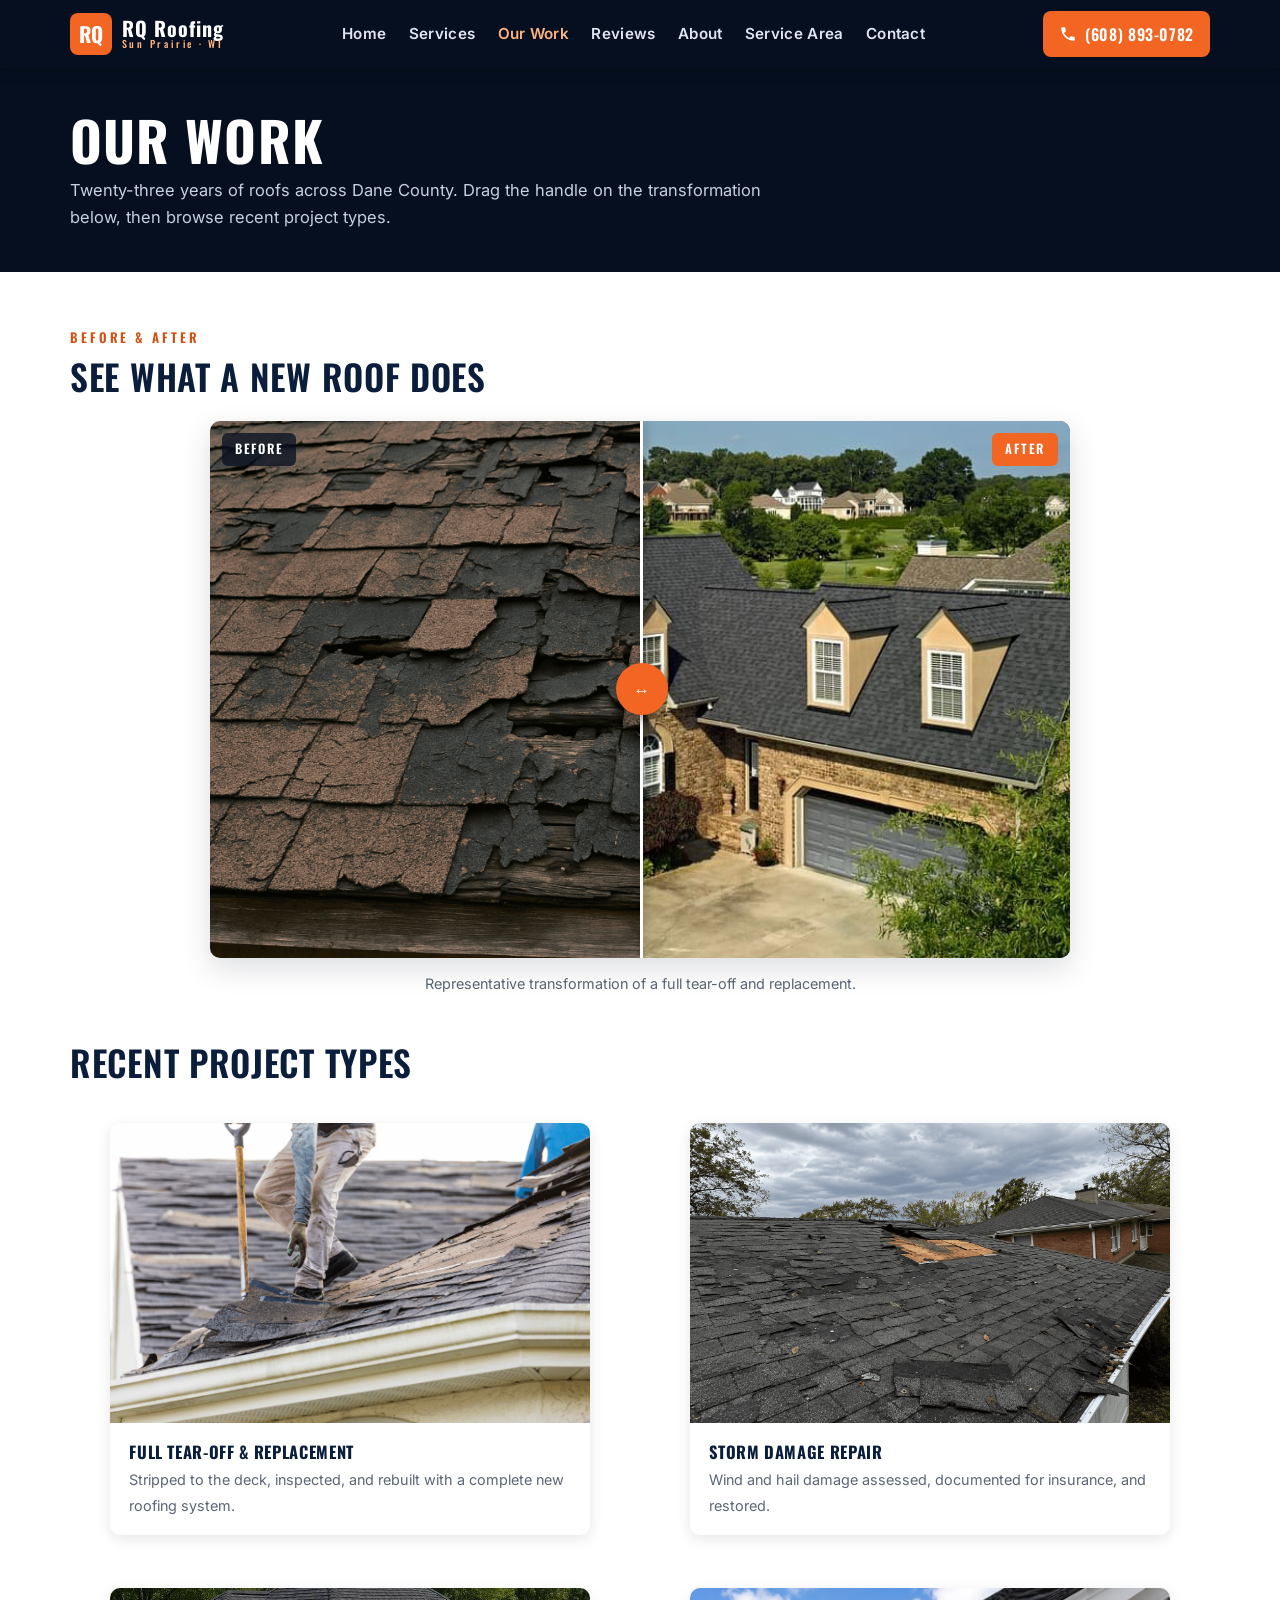
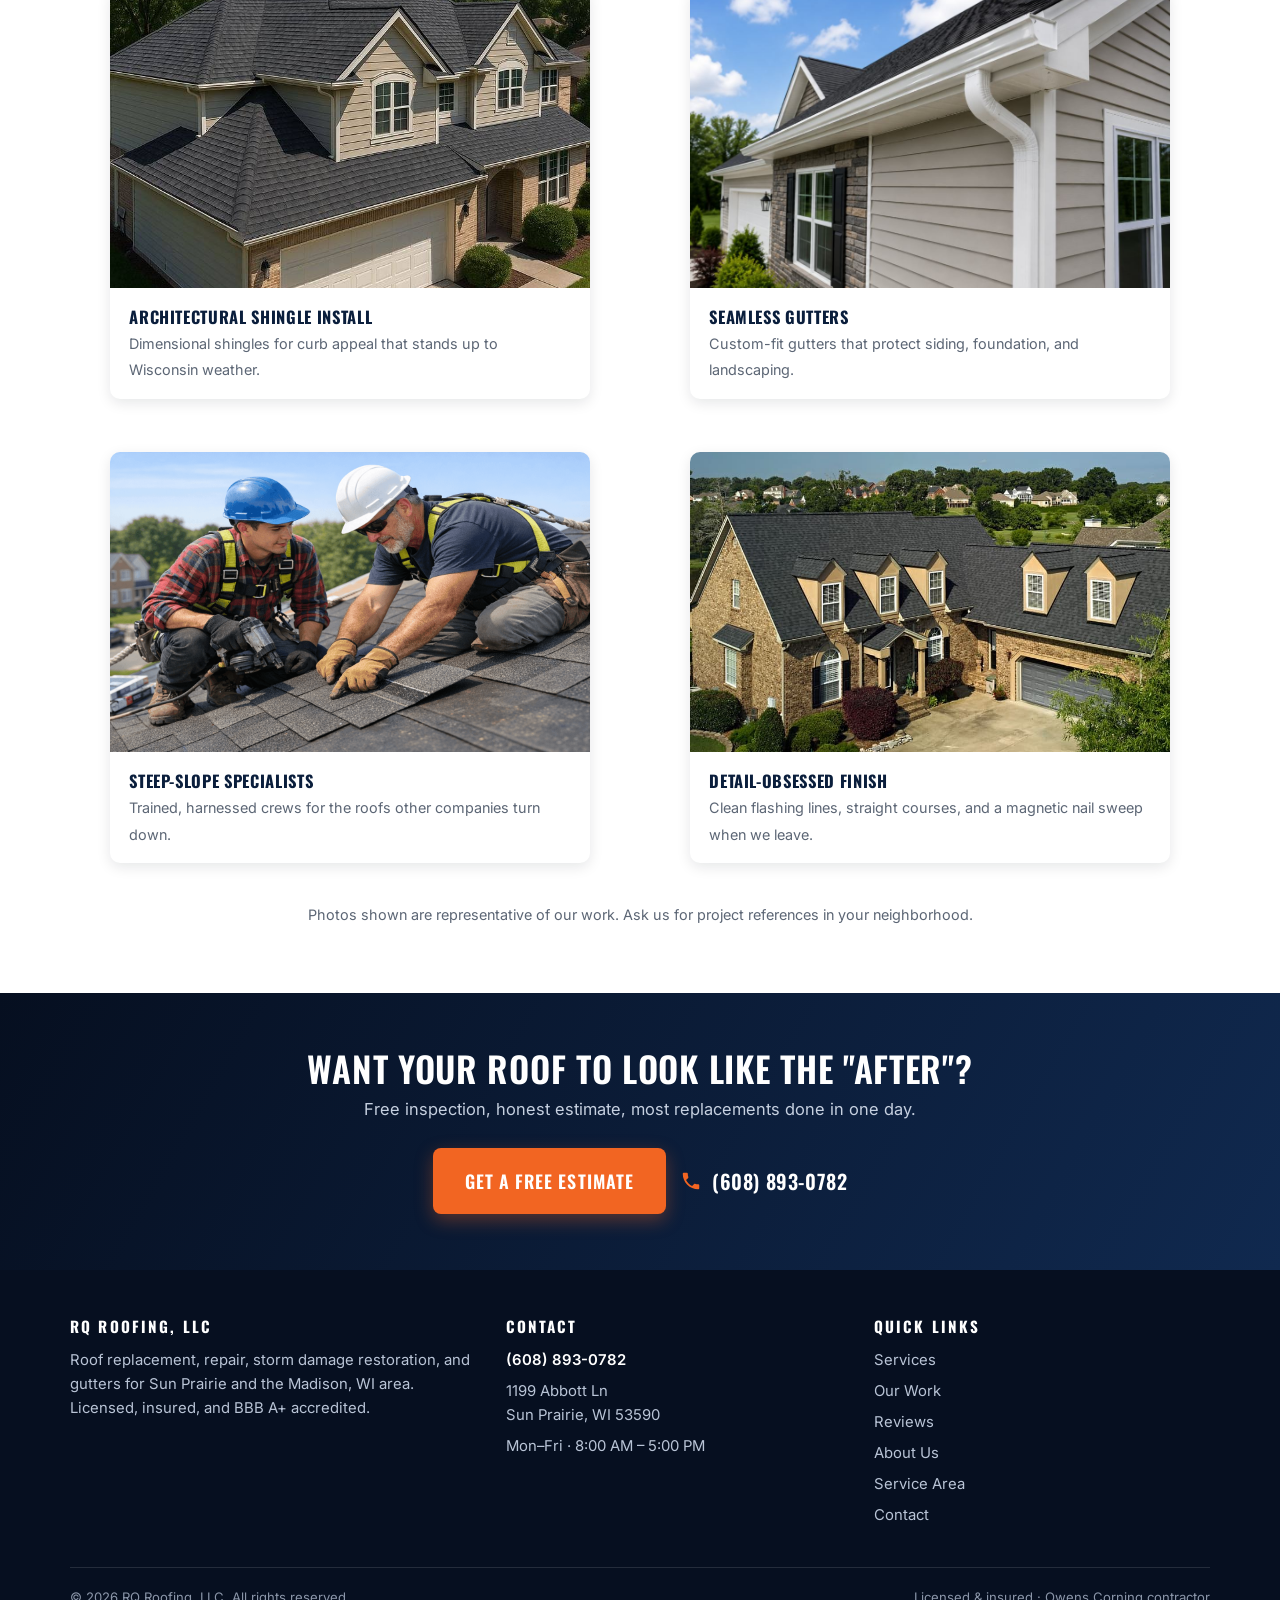
<file: gallery.html>
<!doctype html>
<html lang="en">
<head>
  <meta charset="utf-8" />
  <meta name="viewport" content="width=device-width, initial-scale=1, viewport-fit=cover" />
  <title>Our Work — Roof Replacements &amp; Repairs | RQ Roofing, Sun Prairie WI</title>
  <meta name="description" content="See RQ Roofing's work: roof replacements, storm damage repairs, and gutter installations across Sun Prairie and the Madison, WI area. Free estimates: (608) 893-0782." />
  <link rel="preconnect" href="https://fonts.googleapis.com" />
  <link rel="preconnect" href="https://fonts.gstatic.com" crossorigin />
  <link href="https://fonts.googleapis.com/css2?family=Oswald:wght@500;600;700&family=Inter:wght@400;500;600;700&display=swap" rel="stylesheet" />
  <link rel="stylesheet" href="assets/css/style.css" />
</head>
<body>

<header class="site-header">
  <div class="container header-inner">
    <a class="brand" href="index.html" aria-label="RQ Roofing home">
      <span class="brand-mark">RQ</span>
      <span class="brand-name">RQ Roofing<small>Sun Prairie · WI</small></span>
    </a>
    <button class="nav-toggle" aria-expanded="false" aria-controls="primary-nav" aria-label="Open menu"><span></span><span></span><span></span></button>
    <nav class="main-nav" id="primary-nav" aria-label="Primary">
      <a href="index.html">Home</a>
      <a href="services.html">Services</a>
      <a href="gallery.html" aria-current="page">Our Work</a>
      <a href="reviews.html">Reviews</a>
      <a href="about.html">About</a>
      <a href="service-area.html">Service Area</a>
      <a href="contact.html">Contact</a>
    </nav>
    <a class="header-call" href="tel:+16088930782">
      <svg viewBox="0 0 24 24" fill="currentColor" aria-hidden="true"><path d="M6.6 10.8c1.4 2.8 3.8 5.2 6.6 6.6l2.2-2.2c.3-.3.7-.4 1-.2 1.1.4 2.3.6 3.6.6.6 0 1 .4 1 1V20c0 .6-.4 1-1 1C10.6 21 3 13.4 3 4c0-.6.4-1 1-1h3.5c.6 0 1 .4 1 1 0 1.2.2 2.4.6 3.6.1.3 0 .7-.2 1l-2.3 2.2z"/></svg>
      (608) 893-0782
    </a>
  </div>
</header>

<main>
  <section class="page-hero">
    <div class="container">
      <h1>Our Work</h1>
      <p>Twenty-three years of roofs across Dane County. Drag the handle on the transformation below, then browse recent project types.</p>
    </div>
  </section>

  <section class="section">
    <div class="container">
      <span class="eyebrow">Before &amp; after</span>
      <h2>See What a New Roof Does</h2>
      <div class="ba-wrap" style="margin-top:1.5rem">
        <img class="ba-img" src="assets/img/old-roof.jpg" alt="Aging, damaged shingle roof before replacement" loading="lazy" />
        <div class="ba-after"><img src="assets/img/finished-2.jpg" alt="New architectural shingle roof after RQ Roofing replacement" loading="lazy" /></div>
        <span class="ba-tag before">Before</span>
        <span class="ba-tag after">After</span>
        <div class="ba-handle" role="slider" aria-label="Before and after comparison" aria-valuemin="0" aria-valuemax="100" aria-valuenow="50" tabindex="0"><span class="ba-knob">↔</span></div>
      </div>
      <p class="ba-caption">Representative transformation of a full tear-off and replacement.</p>

      <h2 style="margin-top:3rem">Recent Project Types</h2>
      <div class="gallery-grid">
        <figure class="g-item">
          <img src="assets/img/tearoff.jpg" alt="Full roof tear-off in progress, old shingles stripped to the deck" loading="lazy" />
          <figcaption><strong>Full Tear-Off &amp; Replacement</strong><span>Stripped to the deck, inspected, and rebuilt with a complete new roofing system.</span></figcaption>
        </figure>
        <figure class="g-item">
          <img src="assets/img/storm.jpg" alt="Storm-damaged roof with missing shingles before repair" loading="lazy" />
          <figcaption><strong>Storm Damage Repair</strong><span>Wind and hail damage assessed, documented for insurance, and restored.</span></figcaption>
        </figure>
        <figure class="g-item">
          <img src="assets/img/finished-1.jpg" alt="Finished architectural shingle roof on a suburban home" loading="lazy" />
          <figcaption><strong>Architectural Shingle Install</strong><span>Dimensional shingles for curb appeal that stands up to Wisconsin weather.</span></figcaption>
        </figure>
        <figure class="g-item">
          <img src="assets/img/gutters.jpg" alt="Seamless gutters installed along a home's roofline" loading="lazy" />
          <figcaption><strong>Seamless Gutters</strong><span>Custom-fit gutters that protect siding, foundation, and landscaping.</span></figcaption>
        </figure>
        <figure class="g-item">
          <img src="assets/img/crew.jpg" alt="RQ Roofing crew at work on a steep-slope residential roof" loading="lazy" />
          <figcaption><strong>Steep-Slope Specialists</strong><span>Trained, harnessed crews for the roofs other companies turn down.</span></figcaption>
        </figure>
        <figure class="g-item">
          <img src="assets/img/finished-2.jpg" alt="Close view of a newly finished shingle roof" loading="lazy" />
          <figcaption><strong>Detail-Obsessed Finish</strong><span>Clean flashing lines, straight courses, and a magnetic nail sweep when we leave.</span></figcaption>
        </figure>
      </div>
      <p class="ba-caption" style="margin-top:1.5rem">Photos shown are representative of our work. Ask us for project references in your neighborhood.</p>
    </div>
  </section>

  <section class="cta-band">
    <div class="container">
      <h2>Want Your Roof to Look Like the "After"?</h2>
      <p>Free inspection, honest estimate, most replacements done in one day.</p>
      <div class="btn-row">
        <a class="btn btn-primary btn-lg" href="contact.html">Get a Free Estimate</a>
        <a class="cta-phone" href="tel:+16088930782"><svg viewBox="0 0 24 24" fill="currentColor" aria-hidden="true"><path d="M6.6 10.8c1.4 2.8 3.8 5.2 6.6 6.6l2.2-2.2c.3-.3.7-.4 1-.2 1.1.4 2.3.6 3.6.6.6 0 1 .4 1 1V20c0 .6-.4 1-1 1C10.6 21 3 13.4 3 4c0-.6.4-1 1-1h3.5c.6 0 1 .4 1 1 0 1.2.2 2.4.6 3.6.1.3 0 .7-.2 1l-2.3 2.2z"/></svg>(608) 893-0782</a>
      </div>
    </div>
  </section>
</main>

<footer class="site-footer">
  <div class="container footer-grid">
    <div>
      <h4>RQ Roofing, LLC</h4>
      <p>Roof replacement, repair, storm damage restoration, and gutters for Sun Prairie and the Madison, WI area. Licensed, insured, and BBB A+ accredited.</p>
    </div>
    <div class="footer-contact">
      <h4>Contact</h4>
      <ul>
        <li><a href="tel:+16088930782">(608) 893-0782</a></li>
        <li>1199 Abbott Ln<br />Sun Prairie, WI 53590</li>
        <li>Mon–Fri · 8:00 AM – 5:00 PM</li>
      </ul>
    </div>
    <div>
      <h4>Quick Links</h4>
      <ul>
        <li><a href="services.html">Services</a></li>
        <li><a href="gallery.html">Our Work</a></li>
        <li><a href="reviews.html">Reviews</a></li>
        <li><a href="about.html">About Us</a></li>
        <li><a href="service-area.html">Service Area</a></li>
        <li><a href="contact.html">Contact</a></li>
      </ul>
    </div>
  </div>
  <div class="container footer-bottom">
    <span>© <span class="js-year">2026</span> RQ Roofing, LLC. All rights reserved.</span>
    <span>Licensed &amp; insured · Owens Corning contractor</span>
  </div>
</footer>

<nav class="sticky-cta" aria-label="Quick actions">
  <a class="call" href="tel:+16088930782"><svg viewBox="0 0 24 24" fill="currentColor" aria-hidden="true"><path d="M6.6 10.8c1.4 2.8 3.8 5.2 6.6 6.6l2.2-2.2c.3-.3.7-.4 1-.2 1.1.4 2.3.6 3.6.6.6 0 1 .4 1 1V20c0 .6-.4 1-1 1C10.6 21 3 13.4 3 4c0-.6.4-1 1-1h3.5c.6 0 1 .4 1 1 0 1.2.2 2.4.6 3.6.1.3 0 .7-.2 1l-2.3 2.2z"/></svg>Call Now</a>
  <a class="estimate" href="contact.html"><svg viewBox="0 0 24 24" fill="currentColor" aria-hidden="true"><path d="M14 2H6a2 2 0 00-2 2v16a2 2 0 002 2h12a2 2 0 002-2V8zm2 16H8v-2h8zm0-4H8v-2h8zm-3-5V3.5L18.5 9z"/></svg>Free Estimate</a>
</nav>

<script src="assets/js/main.js"></script>
</body>
</html>
</file>
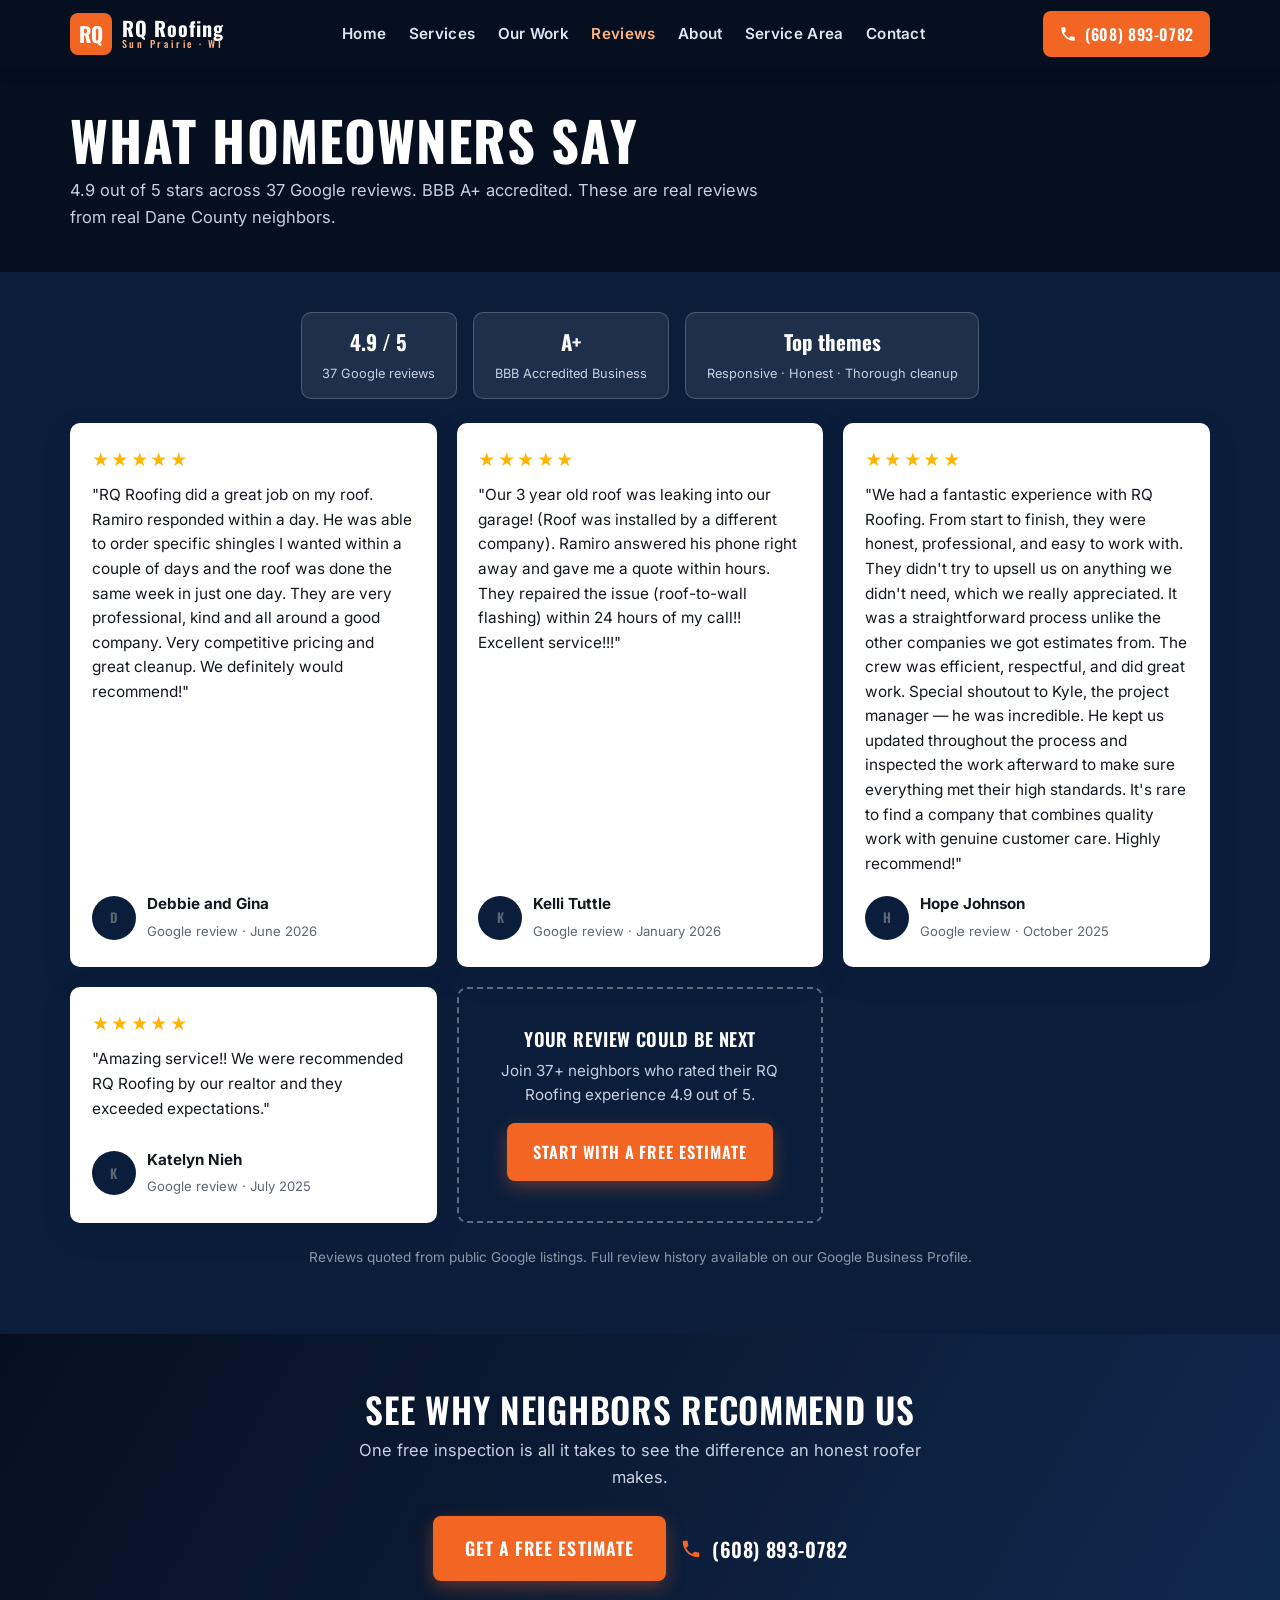
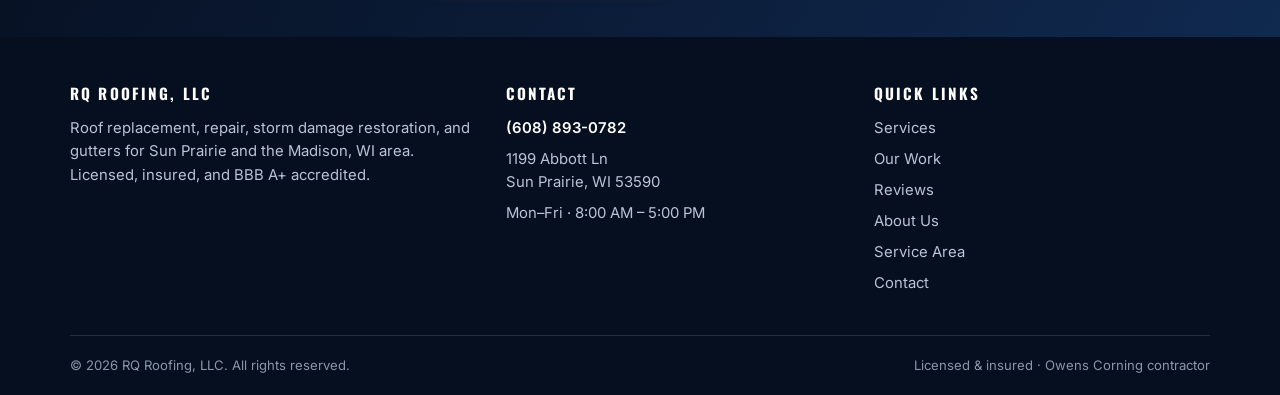
<file: reviews.html>
<!doctype html>
<html lang="en">
<head>
  <meta charset="utf-8" />
  <meta name="viewport" content="width=device-width, initial-scale=1, viewport-fit=cover" />
  <title>Reviews — 4.9 Stars on Google | RQ Roofing, Sun Prairie WI</title>
  <meta name="description" content="Read real homeowner reviews of RQ Roofing, LLC — 4.9 stars across 37 Google reviews, BBB A+ accredited. Free estimates: (608) 893-0782." />
  <link rel="preconnect" href="https://fonts.googleapis.com" />
  <link rel="preconnect" href="https://fonts.gstatic.com" crossorigin />
  <link href="https://fonts.googleapis.com/css2?family=Oswald:wght@500;600;700&family=Inter:wght@400;500;600;700&display=swap" rel="stylesheet" />
  <link rel="stylesheet" href="assets/css/style.css" />
</head>
<body>

<header class="site-header">
  <div class="container header-inner">
    <a class="brand" href="index.html" aria-label="RQ Roofing home">
      <span class="brand-mark">RQ</span>
      <span class="brand-name">RQ Roofing<small>Sun Prairie · WI</small></span>
    </a>
    <button class="nav-toggle" aria-expanded="false" aria-controls="primary-nav" aria-label="Open menu"><span></span><span></span><span></span></button>
    <nav class="main-nav" id="primary-nav" aria-label="Primary">
      <a href="index.html">Home</a>
      <a href="services.html">Services</a>
      <a href="gallery.html">Our Work</a>
      <a href="reviews.html" aria-current="page">Reviews</a>
      <a href="about.html">About</a>
      <a href="service-area.html">Service Area</a>
      <a href="contact.html">Contact</a>
    </nav>
    <a class="header-call" href="tel:+16088930782">
      <svg viewBox="0 0 24 24" fill="currentColor" aria-hidden="true"><path d="M6.6 10.8c1.4 2.8 3.8 5.2 6.6 6.6l2.2-2.2c.3-.3.7-.4 1-.2 1.1.4 2.3.6 3.6.6.6 0 1 .4 1 1V20c0 .6-.4 1-1 1C10.6 21 3 13.4 3 4c0-.6.4-1 1-1h3.5c.6 0 1 .4 1 1 0 1.2.2 2.4.6 3.6.1.3 0 .7-.2 1l-2.3 2.2z"/></svg>
      (608) 893-0782
    </a>
  </div>
</header>

<main>
  <section class="page-hero">
    <div class="container">
      <h1>What Homeowners Say</h1>
      <p>4.9 out of 5 stars across 37 Google reviews. BBB A+ accredited. These are real reviews from real Dane County neighbors.</p>
    </div>
  </section>

  <section class="section reviews" style="padding-top:2.5rem">
    <div class="container">
      <div class="review-aggregate" style="margin-top:0; margin-bottom:1rem">
        <div class="agg-badge"><strong>4.9 / 5</strong><span>37 Google reviews</span></div>
        <div class="agg-badge"><strong>A+</strong><span>BBB Accredited Business</span></div>
        <div class="agg-badge"><strong>Top themes</strong><span>Responsive · Honest · Thorough cleanup</span></div>
      </div>
      <div class="review-grid">
        <article class="review-card">
          <div class="stars" aria-label="5 out of 5 stars">★★★★★</div>
          <blockquote>"RQ Roofing did a great job on my roof. Ramiro responded within a day. He was able to order specific shingles I wanted within a couple of days and the roof was done the same week in just one day. They are very professional, kind and all around a good company. Very competitive pricing and great cleanup. We definitely would recommend!"</blockquote>
          <div class="review-meta"><span class="review-avatar" aria-hidden="true">D</span><div><strong>Debbie and Gina</strong><span>Google review · June 2026</span></div></div>
        </article>
        <article class="review-card">
          <div class="stars" aria-label="5 out of 5 stars">★★★★★</div>
          <blockquote>"Our 3 year old roof was leaking into our garage! (Roof was installed by a different company). Ramiro answered his phone right away and gave me a quote within hours. They repaired the issue (roof-to-wall flashing) within 24 hours of my call!! Excellent service!!!"</blockquote>
          <div class="review-meta"><span class="review-avatar" aria-hidden="true">K</span><div><strong>Kelli Tuttle</strong><span>Google review · January 2026</span></div></div>
        </article>
        <article class="review-card">
          <div class="stars" aria-label="5 out of 5 stars">★★★★★</div>
          <blockquote>"We had a fantastic experience with RQ Roofing. From start to finish, they were honest, professional, and easy to work with. They didn't try to upsell us on anything we didn't need, which we really appreciated. It was a straightforward process unlike the other companies we got estimates from. The crew was efficient, respectful, and did great work. Special shoutout to Kyle, the project manager — he was incredible. He kept us updated throughout the process and inspected the work afterward to make sure everything met their high standards. It's rare to find a company that combines quality work with genuine customer care. Highly recommend!"</blockquote>
          <div class="review-meta"><span class="review-avatar" aria-hidden="true">H</span><div><strong>Hope Johnson</strong><span>Google review · October 2025</span></div></div>
        </article>
        <article class="review-card">
          <div class="stars" aria-label="5 out of 5 stars">★★★★★</div>
          <blockquote>"Amazing service!! We were recommended RQ Roofing by our realtor and they exceeded expectations."</blockquote>
          <div class="review-meta"><span class="review-avatar" aria-hidden="true">K</span><div><strong>Katelyn Nieh</strong><span>Google review · July 2025</span></div></div>
        </article>
        <article class="review-card" style="background:transparent; border:2px dashed rgba(255,255,255,.35); box-shadow:none; color:#fff; justify-content:center; text-align:center">
          <div style="padding:1rem">
            <h3 style="color:#fff">Your Review Could Be Next</h3>
            <p style="color:#c6d0e0; font-size:.95rem">Join 37+ neighbors who rated their RQ Roofing experience 4.9 out of 5.</p>
            <a class="btn btn-primary" href="contact.html">Start With a Free Estimate</a>
          </div>
        </article>
      </div>
      <p style="text-align:center; color:#8b96a9; font-size:.85rem; margin-top:1.5rem">Reviews quoted from public Google listings. Full review history available on our Google Business Profile.</p>
    </div>
  </section>

  <section class="cta-band">
    <div class="container">
      <h2>See Why Neighbors Recommend Us</h2>
      <p>One free inspection is all it takes to see the difference an honest roofer makes.</p>
      <div class="btn-row">
        <a class="btn btn-primary btn-lg" href="contact.html">Get a Free Estimate</a>
        <a class="cta-phone" href="tel:+16088930782"><svg viewBox="0 0 24 24" fill="currentColor" aria-hidden="true"><path d="M6.6 10.8c1.4 2.8 3.8 5.2 6.6 6.6l2.2-2.2c.3-.3.7-.4 1-.2 1.1.4 2.3.6 3.6.6.6 0 1 .4 1 1V20c0 .6-.4 1-1 1C10.6 21 3 13.4 3 4c0-.6.4-1 1-1h3.5c.6 0 1 .4 1 1 0 1.2.2 2.4.6 3.6.1.3 0 .7-.2 1l-2.3 2.2z"/></svg>(608) 893-0782</a>
      </div>
    </div>
  </section>
</main>

<footer class="site-footer">
  <div class="container footer-grid">
    <div>
      <h4>RQ Roofing, LLC</h4>
      <p>Roof replacement, repair, storm damage restoration, and gutters for Sun Prairie and the Madison, WI area. Licensed, insured, and BBB A+ accredited.</p>
    </div>
    <div class="footer-contact">
      <h4>Contact</h4>
      <ul>
        <li><a href="tel:+16088930782">(608) 893-0782</a></li>
        <li>1199 Abbott Ln<br />Sun Prairie, WI 53590</li>
        <li>Mon–Fri · 8:00 AM – 5:00 PM</li>
      </ul>
    </div>
    <div>
      <h4>Quick Links</h4>
      <ul>
        <li><a href="services.html">Services</a></li>
        <li><a href="gallery.html">Our Work</a></li>
        <li><a href="reviews.html">Reviews</a></li>
        <li><a href="about.html">About Us</a></li>
        <li><a href="service-area.html">Service Area</a></li>
        <li><a href="contact.html">Contact</a></li>
      </ul>
    </div>
  </div>
  <div class="container footer-bottom">
    <span>© <span class="js-year">2026</span> RQ Roofing, LLC. All rights reserved.</span>
    <span>Licensed &amp; insured · Owens Corning contractor</span>
  </div>
</footer>

<nav class="sticky-cta" aria-label="Quick actions">
  <a class="call" href="tel:+16088930782"><svg viewBox="0 0 24 24" fill="currentColor" aria-hidden="true"><path d="M6.6 10.8c1.4 2.8 3.8 5.2 6.6 6.6l2.2-2.2c.3-.3.7-.4 1-.2 1.1.4 2.3.6 3.6.6.6 0 1 .4 1 1V20c0 .6-.4 1-1 1C10.6 21 3 13.4 3 4c0-.6.4-1 1-1h3.5c.6 0 1 .4 1 1 0 1.2.2 2.4.6 3.6.1.3 0 .7-.2 1l-2.3 2.2z"/></svg>Call Now</a>
  <a class="estimate" href="contact.html"><svg viewBox="0 0 24 24" fill="currentColor" aria-hidden="true"><path d="M14 2H6a2 2 0 00-2 2v16a2 2 0 002 2h12a2 2 0 002-2V8zm2 16H8v-2h8zm0-4H8v-2h8zm-3-5V3.5L18.5 9z"/></svg>Free Estimate</a>
</nav>

<script src="assets/js/main.js"></script>
</body>
</html>
</file>
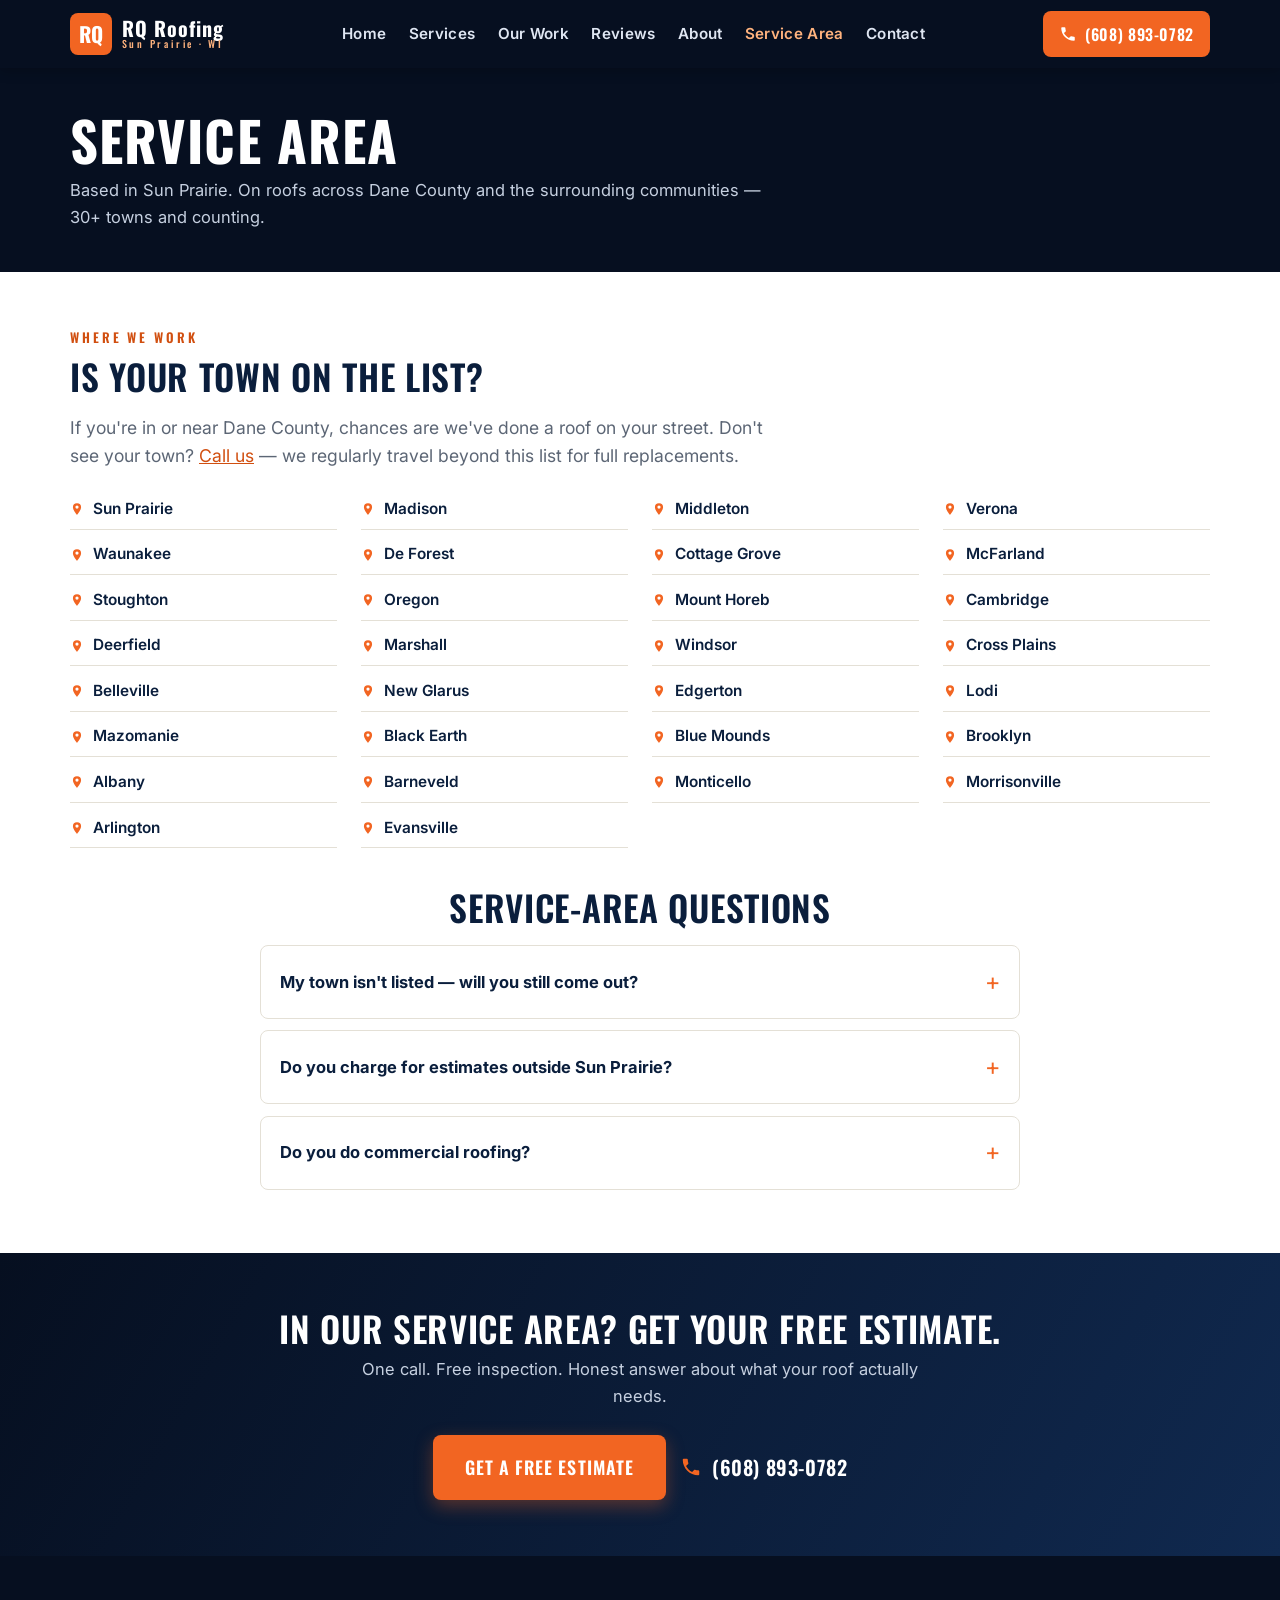
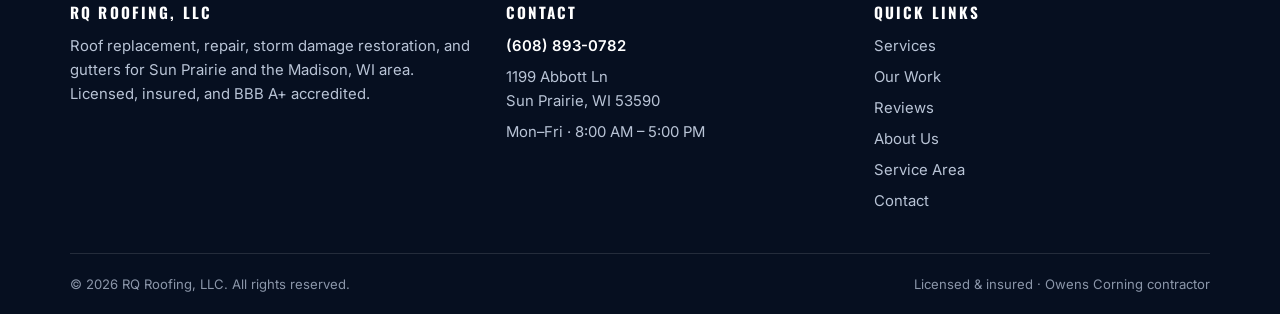
<file: service-area.html>
<!doctype html>
<html lang="en">
<head>
  <meta charset="utf-8" />
  <meta name="viewport" content="width=device-width, initial-scale=1, viewport-fit=cover" />
  <title>Service Area — Roofing Across Dane County, WI | RQ Roofing</title>
  <meta name="description" content="RQ Roofing serves Sun Prairie, Madison, Middleton, Verona, Waunakee, De Forest and 25+ Dane County communities. Free estimates: (608) 893-0782." />
  <link rel="preconnect" href="https://fonts.googleapis.com" />
  <link rel="preconnect" href="https://fonts.gstatic.com" crossorigin />
  <link href="https://fonts.googleapis.com/css2?family=Oswald:wght@500;600;700&family=Inter:wght@400;500;600;700&display=swap" rel="stylesheet" />
  <link rel="stylesheet" href="assets/css/style.css" />
</head>
<body>

<header class="site-header">
  <div class="container header-inner">
    <a class="brand" href="index.html" aria-label="RQ Roofing home">
      <span class="brand-mark">RQ</span>
      <span class="brand-name">RQ Roofing<small>Sun Prairie · WI</small></span>
    </a>
    <button class="nav-toggle" aria-expanded="false" aria-controls="primary-nav" aria-label="Open menu"><span></span><span></span><span></span></button>
    <nav class="main-nav" id="primary-nav" aria-label="Primary">
      <a href="index.html">Home</a>
      <a href="services.html">Services</a>
      <a href="gallery.html">Our Work</a>
      <a href="reviews.html">Reviews</a>
      <a href="about.html">About</a>
      <a href="service-area.html" aria-current="page">Service Area</a>
      <a href="contact.html">Contact</a>
    </nav>
    <a class="header-call" href="tel:+16088930782">
      <svg viewBox="0 0 24 24" fill="currentColor" aria-hidden="true"><path d="M6.6 10.8c1.4 2.8 3.8 5.2 6.6 6.6l2.2-2.2c.3-.3.7-.4 1-.2 1.1.4 2.3.6 3.6.6.6 0 1 .4 1 1V20c0 .6-.4 1-1 1C10.6 21 3 13.4 3 4c0-.6.4-1 1-1h3.5c.6 0 1 .4 1 1 0 1.2.2 2.4.6 3.6.1.3 0 .7-.2 1l-2.3 2.2z"/></svg>
      (608) 893-0782
    </a>
  </div>
</header>

<main>
  <section class="page-hero">
    <div class="container">
      <h1>Service Area</h1>
      <p>Based in Sun Prairie. On roofs across Dane County and the surrounding communities — 30+ towns and counting.</p>
    </div>
  </section>

  <section class="section">
    <div class="container">
      <span class="eyebrow">Where we work</span>
      <h2>Is Your Town on the List?</h2>
      <p class="lead">If you're in or near Dane County, chances are we've done a roof on your street. Don't see your town? <a href="contact.html">Call us</a> — we regularly travel beyond this list for full replacements.</p>
      <ul class="town-grid">
        <li><svg viewBox="0 0 24 24" fill="currentColor" aria-hidden="true"><path d="M12 2a7 7 0 00-7 7c0 5.2 7 13 7 13s7-7.8 7-13a7 7 0 00-7-7zm0 9.5A2.5 2.5 0 1112 6a2.5 2.5 0 010 5.5z"/></svg>Sun Prairie</li>
        <li><svg viewBox="0 0 24 24" fill="currentColor" aria-hidden="true"><path d="M12 2a7 7 0 00-7 7c0 5.2 7 13 7 13s7-7.8 7-13a7 7 0 00-7-7zm0 9.5A2.5 2.5 0 1112 6a2.5 2.5 0 010 5.5z"/></svg>Madison</li>
        <li><svg viewBox="0 0 24 24" fill="currentColor" aria-hidden="true"><path d="M12 2a7 7 0 00-7 7c0 5.2 7 13 7 13s7-7.8 7-13a7 7 0 00-7-7zm0 9.5A2.5 2.5 0 1112 6a2.5 2.5 0 010 5.5z"/></svg>Middleton</li>
        <li><svg viewBox="0 0 24 24" fill="currentColor" aria-hidden="true"><path d="M12 2a7 7 0 00-7 7c0 5.2 7 13 7 13s7-7.8 7-13a7 7 0 00-7-7zm0 9.5A2.5 2.5 0 1112 6a2.5 2.5 0 010 5.5z"/></svg>Verona</li>
        <li><svg viewBox="0 0 24 24" fill="currentColor" aria-hidden="true"><path d="M12 2a7 7 0 00-7 7c0 5.2 7 13 7 13s7-7.8 7-13a7 7 0 00-7-7zm0 9.5A2.5 2.5 0 1112 6a2.5 2.5 0 010 5.5z"/></svg>Waunakee</li>
        <li><svg viewBox="0 0 24 24" fill="currentColor" aria-hidden="true"><path d="M12 2a7 7 0 00-7 7c0 5.2 7 13 7 13s7-7.8 7-13a7 7 0 00-7-7zm0 9.5A2.5 2.5 0 1112 6a2.5 2.5 0 010 5.5z"/></svg>De Forest</li>
        <li><svg viewBox="0 0 24 24" fill="currentColor" aria-hidden="true"><path d="M12 2a7 7 0 00-7 7c0 5.2 7 13 7 13s7-7.8 7-13a7 7 0 00-7-7zm0 9.5A2.5 2.5 0 1112 6a2.5 2.5 0 010 5.5z"/></svg>Cottage Grove</li>
        <li><svg viewBox="0 0 24 24" fill="currentColor" aria-hidden="true"><path d="M12 2a7 7 0 00-7 7c0 5.2 7 13 7 13s7-7.8 7-13a7 7 0 00-7-7zm0 9.5A2.5 2.5 0 1112 6a2.5 2.5 0 010 5.5z"/></svg>McFarland</li>
        <li><svg viewBox="0 0 24 24" fill="currentColor" aria-hidden="true"><path d="M12 2a7 7 0 00-7 7c0 5.2 7 13 7 13s7-7.8 7-13a7 7 0 00-7-7zm0 9.5A2.5 2.5 0 1112 6a2.5 2.5 0 010 5.5z"/></svg>Stoughton</li>
        <li><svg viewBox="0 0 24 24" fill="currentColor" aria-hidden="true"><path d="M12 2a7 7 0 00-7 7c0 5.2 7 13 7 13s7-7.8 7-13a7 7 0 00-7-7zm0 9.5A2.5 2.5 0 1112 6a2.5 2.5 0 010 5.5z"/></svg>Oregon</li>
        <li><svg viewBox="0 0 24 24" fill="currentColor" aria-hidden="true"><path d="M12 2a7 7 0 00-7 7c0 5.2 7 13 7 13s7-7.8 7-13a7 7 0 00-7-7zm0 9.5A2.5 2.5 0 1112 6a2.5 2.5 0 010 5.5z"/></svg>Mount Horeb</li>
        <li><svg viewBox="0 0 24 24" fill="currentColor" aria-hidden="true"><path d="M12 2a7 7 0 00-7 7c0 5.2 7 13 7 13s7-7.8 7-13a7 7 0 00-7-7zm0 9.5A2.5 2.5 0 1112 6a2.5 2.5 0 010 5.5z"/></svg>Cambridge</li>
        <li><svg viewBox="0 0 24 24" fill="currentColor" aria-hidden="true"><path d="M12 2a7 7 0 00-7 7c0 5.2 7 13 7 13s7-7.8 7-13a7 7 0 00-7-7zm0 9.5A2.5 2.5 0 1112 6a2.5 2.5 0 010 5.5z"/></svg>Deerfield</li>
        <li><svg viewBox="0 0 24 24" fill="currentColor" aria-hidden="true"><path d="M12 2a7 7 0 00-7 7c0 5.2 7 13 7 13s7-7.8 7-13a7 7 0 00-7-7zm0 9.5A2.5 2.5 0 1112 6a2.5 2.5 0 010 5.5z"/></svg>Marshall</li>
        <li><svg viewBox="0 0 24 24" fill="currentColor" aria-hidden="true"><path d="M12 2a7 7 0 00-7 7c0 5.2 7 13 7 13s7-7.8 7-13a7 7 0 00-7-7zm0 9.5A2.5 2.5 0 1112 6a2.5 2.5 0 010 5.5z"/></svg>Windsor</li>
        <li><svg viewBox="0 0 24 24" fill="currentColor" aria-hidden="true"><path d="M12 2a7 7 0 00-7 7c0 5.2 7 13 7 13s7-7.8 7-13a7 7 0 00-7-7zm0 9.5A2.5 2.5 0 1112 6a2.5 2.5 0 010 5.5z"/></svg>Cross Plains</li>
        <li><svg viewBox="0 0 24 24" fill="currentColor" aria-hidden="true"><path d="M12 2a7 7 0 00-7 7c0 5.2 7 13 7 13s7-7.8 7-13a7 7 0 00-7-7zm0 9.5A2.5 2.5 0 1112 6a2.5 2.5 0 010 5.5z"/></svg>Belleville</li>
        <li><svg viewBox="0 0 24 24" fill="currentColor" aria-hidden="true"><path d="M12 2a7 7 0 00-7 7c0 5.2 7 13 7 13s7-7.8 7-13a7 7 0 00-7-7zm0 9.5A2.5 2.5 0 1112 6a2.5 2.5 0 010 5.5z"/></svg>New Glarus</li>
        <li><svg viewBox="0 0 24 24" fill="currentColor" aria-hidden="true"><path d="M12 2a7 7 0 00-7 7c0 5.2 7 13 7 13s7-7.8 7-13a7 7 0 00-7-7zm0 9.5A2.5 2.5 0 1112 6a2.5 2.5 0 010 5.5z"/></svg>Edgerton</li>
        <li><svg viewBox="0 0 24 24" fill="currentColor" aria-hidden="true"><path d="M12 2a7 7 0 00-7 7c0 5.2 7 13 7 13s7-7.8 7-13a7 7 0 00-7-7zm0 9.5A2.5 2.5 0 1112 6a2.5 2.5 0 010 5.5z"/></svg>Lodi</li>
        <li><svg viewBox="0 0 24 24" fill="currentColor" aria-hidden="true"><path d="M12 2a7 7 0 00-7 7c0 5.2 7 13 7 13s7-7.8 7-13a7 7 0 00-7-7zm0 9.5A2.5 2.5 0 1112 6a2.5 2.5 0 010 5.5z"/></svg>Mazomanie</li>
        <li><svg viewBox="0 0 24 24" fill="currentColor" aria-hidden="true"><path d="M12 2a7 7 0 00-7 7c0 5.2 7 13 7 13s7-7.8 7-13a7 7 0 00-7-7zm0 9.5A2.5 2.5 0 1112 6a2.5 2.5 0 010 5.5z"/></svg>Black Earth</li>
        <li><svg viewBox="0 0 24 24" fill="currentColor" aria-hidden="true"><path d="M12 2a7 7 0 00-7 7c0 5.2 7 13 7 13s7-7.8 7-13a7 7 0 00-7-7zm0 9.5A2.5 2.5 0 1112 6a2.5 2.5 0 010 5.5z"/></svg>Blue Mounds</li>
        <li><svg viewBox="0 0 24 24" fill="currentColor" aria-hidden="true"><path d="M12 2a7 7 0 00-7 7c0 5.2 7 13 7 13s7-7.8 7-13a7 7 0 00-7-7zm0 9.5A2.5 2.5 0 1112 6a2.5 2.5 0 010 5.5z"/></svg>Brooklyn</li>
        <li><svg viewBox="0 0 24 24" fill="currentColor" aria-hidden="true"><path d="M12 2a7 7 0 00-7 7c0 5.2 7 13 7 13s7-7.8 7-13a7 7 0 00-7-7zm0 9.5A2.5 2.5 0 1112 6a2.5 2.5 0 010 5.5z"/></svg>Albany</li>
        <li><svg viewBox="0 0 24 24" fill="currentColor" aria-hidden="true"><path d="M12 2a7 7 0 00-7 7c0 5.2 7 13 7 13s7-7.8 7-13a7 7 0 00-7-7zm0 9.5A2.5 2.5 0 1112 6a2.5 2.5 0 010 5.5z"/></svg>Barneveld</li>
        <li><svg viewBox="0 0 24 24" fill="currentColor" aria-hidden="true"><path d="M12 2a7 7 0 00-7 7c0 5.2 7 13 7 13s7-7.8 7-13a7 7 0 00-7-7zm0 9.5A2.5 2.5 0 1112 6a2.5 2.5 0 010 5.5z"/></svg>Monticello</li>
        <li><svg viewBox="0 0 24 24" fill="currentColor" aria-hidden="true"><path d="M12 2a7 7 0 00-7 7c0 5.2 7 13 7 13s7-7.8 7-13a7 7 0 00-7-7zm0 9.5A2.5 2.5 0 1112 6a2.5 2.5 0 010 5.5z"/></svg>Morrisonville</li>
        <li><svg viewBox="0 0 24 24" fill="currentColor" aria-hidden="true"><path d="M12 2a7 7 0 00-7 7c0 5.2 7 13 7 13s7-7.8 7-13a7 7 0 00-7-7zm0 9.5A2.5 2.5 0 1112 6a2.5 2.5 0 010 5.5z"/></svg>Arlington</li>
        <li><svg viewBox="0 0 24 24" fill="currentColor" aria-hidden="true"><path d="M12 2a7 7 0 00-7 7c0 5.2 7 13 7 13s7-7.8 7-13a7 7 0 00-7-7zm0 9.5A2.5 2.5 0 1112 6a2.5 2.5 0 010 5.5z"/></svg>Evansville</li>
      </ul>
      <div class="faq" style="margin-top:2.5rem">
        <h2 style="text-align:center">Service-Area Questions</h2>
        <div class="faq-item">
          <button class="faq-q">My town isn't listed — will you still come out?</button>
          <div class="faq-a"><p>Probably. For full roof replacements we regularly travel beyond the listed towns. Call <a href="tel:+16088930782">(608) 893-0782</a> and ask — if we can get a crew there, we will.</p></div>
        </div>
        <div class="faq-item">
          <button class="faq-q">Do you charge for estimates outside Sun Prairie?</button>
          <div class="faq-a"><p>No. Estimates and inspections are free throughout our service area — no trip charges, no obligation.</p></div>
        </div>
        <div class="faq-item">
          <button class="faq-q">Do you do commercial roofing?</button>
          <div class="faq-a"><p>Yes — we've served Madison-area businesses alongside homeowners for 23 years. Call for a commercial assessment.</p></div>
        </div>
      </div>
    </div>
  </section>

  <section class="cta-band">
    <div class="container">
      <h2>In Our Service Area? Get Your Free Estimate.</h2>
      <p>One call. Free inspection. Honest answer about what your roof actually needs.</p>
      <div class="btn-row">
        <a class="btn btn-primary btn-lg" href="contact.html">Get a Free Estimate</a>
        <a class="cta-phone" href="tel:+16088930782"><svg viewBox="0 0 24 24" fill="currentColor" aria-hidden="true"><path d="M6.6 10.8c1.4 2.8 3.8 5.2 6.6 6.6l2.2-2.2c.3-.3.7-.4 1-.2 1.1.4 2.3.6 3.6.6.6 0 1 .4 1 1V20c0 .6-.4 1-1 1C10.6 21 3 13.4 3 4c0-.6.4-1 1-1h3.5c.6 0 1 .4 1 1 0 1.2.2 2.4.6 3.6.1.3 0 .7-.2 1l-2.3 2.2z"/></svg>(608) 893-0782</a>
      </div>
    </div>
  </section>
</main>

<footer class="site-footer">
  <div class="container footer-grid">
    <div>
      <h4>RQ Roofing, LLC</h4>
      <p>Roof replacement, repair, storm damage restoration, and gutters for Sun Prairie and the Madison, WI area. Licensed, insured, and BBB A+ accredited.</p>
    </div>
    <div class="footer-contact">
      <h4>Contact</h4>
      <ul>
        <li><a href="tel:+16088930782">(608) 893-0782</a></li>
        <li>1199 Abbott Ln<br />Sun Prairie, WI 53590</li>
        <li>Mon–Fri · 8:00 AM – 5:00 PM</li>
      </ul>
    </div>
    <div>
      <h4>Quick Links</h4>
      <ul>
        <li><a href="services.html">Services</a></li>
        <li><a href="gallery.html">Our Work</a></li>
        <li><a href="reviews.html">Reviews</a></li>
        <li><a href="about.html">About Us</a></li>
        <li><a href="service-area.html">Service Area</a></li>
        <li><a href="contact.html">Contact</a></li>
      </ul>
    </div>
  </div>
  <div class="container footer-bottom">
    <span>© <span class="js-year">2026</span> RQ Roofing, LLC. All rights reserved.</span>
    <span>Licensed &amp; insured · Owens Corning contractor</span>
  </div>
</footer>

<nav class="sticky-cta" aria-label="Quick actions">
  <a class="call" href="tel:+16088930782"><svg viewBox="0 0 24 24" fill="currentColor" aria-hidden="true"><path d="M6.6 10.8c1.4 2.8 3.8 5.2 6.6 6.6l2.2-2.2c.3-.3.7-.4 1-.2 1.1.4 2.3.6 3.6.6.6 0 1 .4 1 1V20c0 .6-.4 1-1 1C10.6 21 3 13.4 3 4c0-.6.4-1 1-1h3.5c.6 0 1 .4 1 1 0 1.2.2 2.4.6 3.6.1.3 0 .7-.2 1l-2.3 2.2z"/></svg>Call Now</a>
  <a class="estimate" href="contact.html"><svg viewBox="0 0 24 24" fill="currentColor" aria-hidden="true"><path d="M14 2H6a2 2 0 00-2 2v16a2 2 0 002 2h12a2 2 0 002-2V8zm2 16H8v-2h8zm0-4H8v-2h8zm-3-5V3.5L18.5 9z"/></svg>Free Estimate</a>
</nav>

<script src="assets/js/main.js"></script>
</body>
</html>
</file>
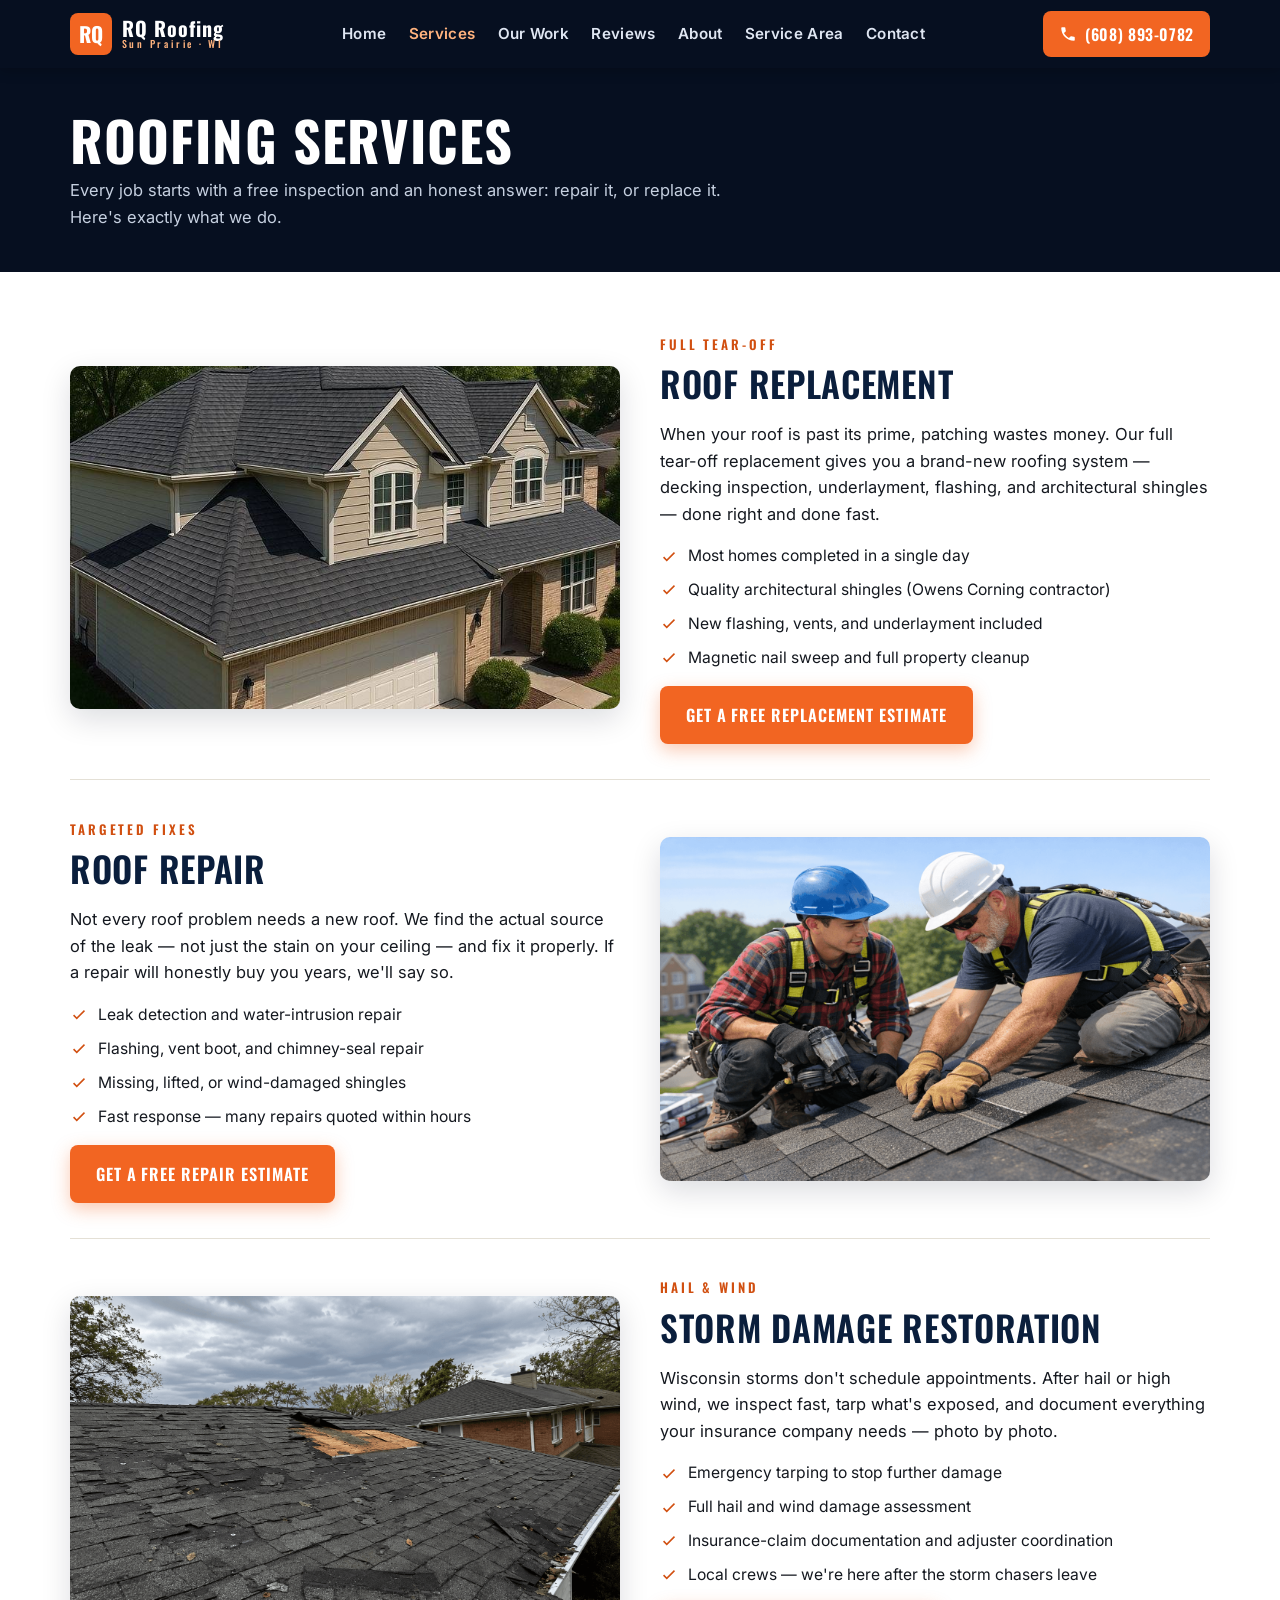
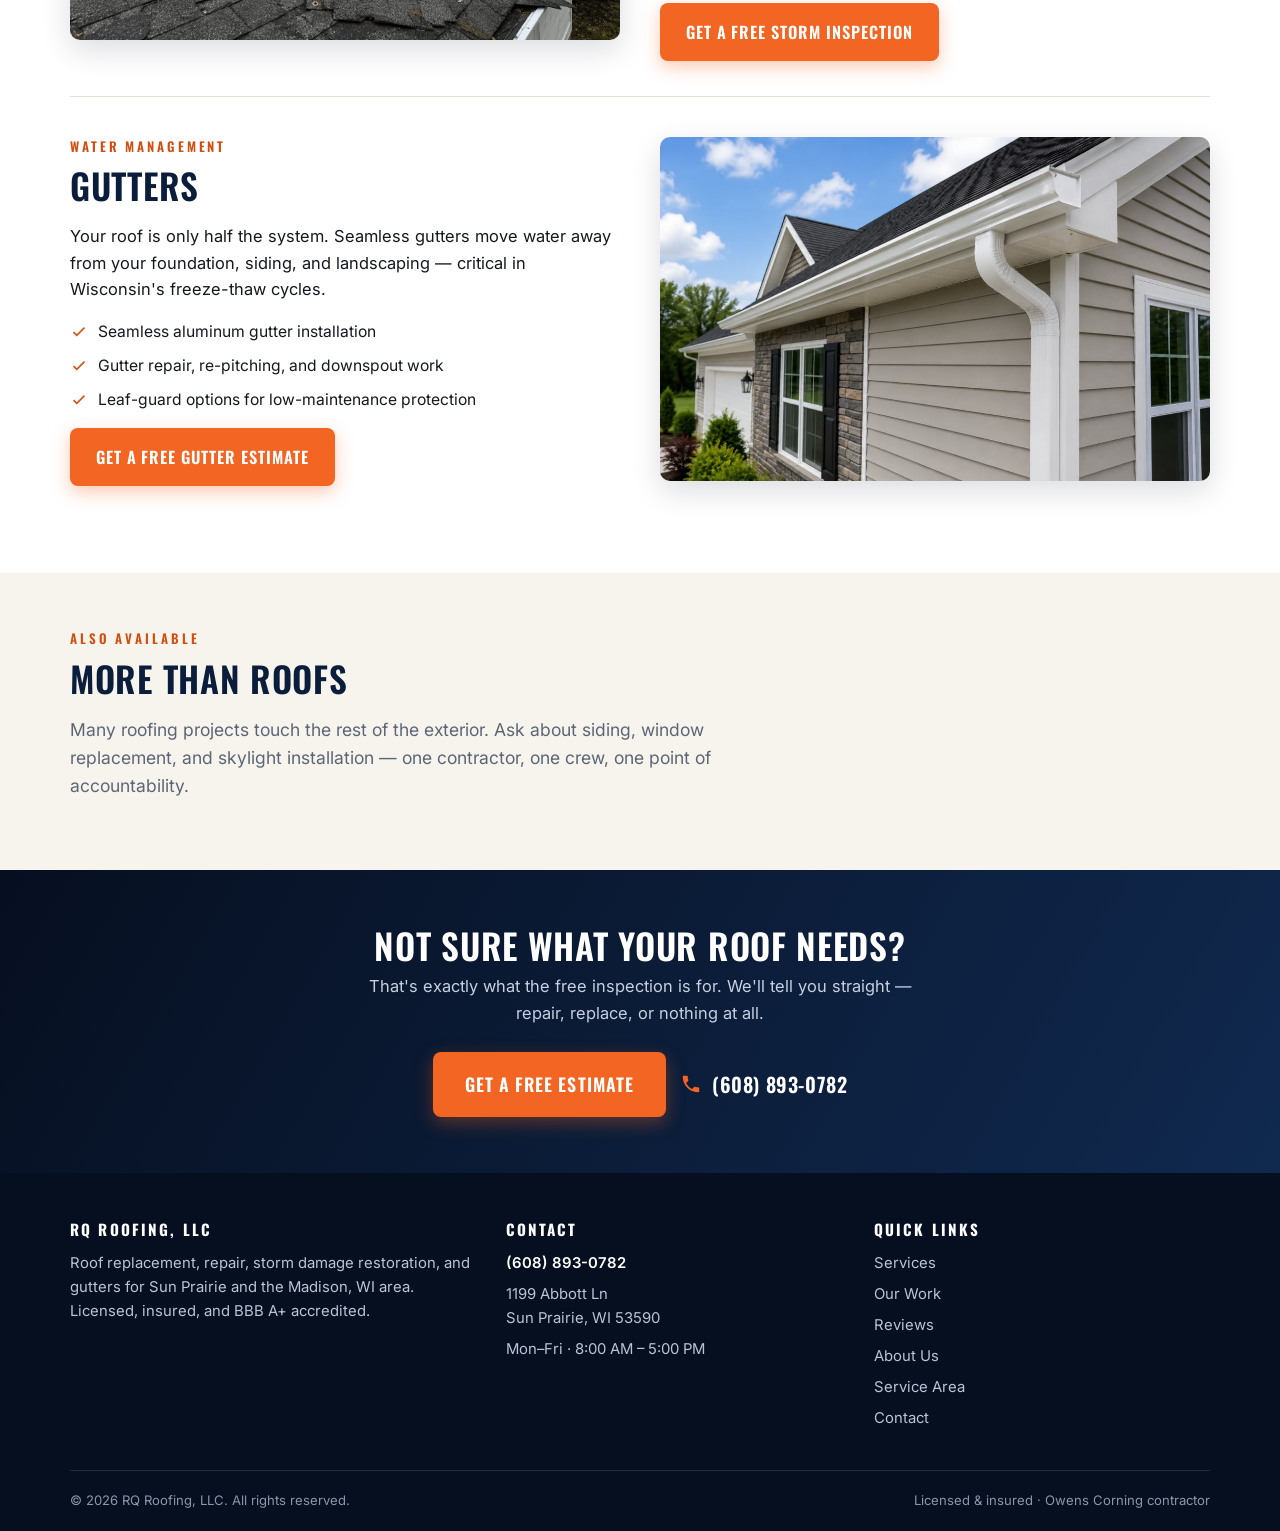
<file: services.html>
<!doctype html>
<html lang="en">
<head>
  <meta charset="utf-8" />
  <meta name="viewport" content="width=device-width, initial-scale=1, viewport-fit=cover" />
  <title>Roofing Services — Replacement, Repair, Storm Damage &amp; Gutters | RQ Roofing</title>
  <meta name="description" content="Roof replacement, roof repair, storm damage restoration and seamless gutters in Sun Prairie and the Madison, WI area. Free estimates from RQ Roofing: (608) 893-0782." />
  <link rel="preconnect" href="https://fonts.googleapis.com" />
  <link rel="preconnect" href="https://fonts.gstatic.com" crossorigin />
  <link href="https://fonts.googleapis.com/css2?family=Oswald:wght@500;600;700&family=Inter:wght@400;500;600;700&display=swap" rel="stylesheet" />
  <link rel="stylesheet" href="assets/css/style.css" />
</head>
<body>

<header class="site-header">
  <div class="container header-inner">
    <a class="brand" href="index.html" aria-label="RQ Roofing home">
      <span class="brand-mark">RQ</span>
      <span class="brand-name">RQ Roofing<small>Sun Prairie · WI</small></span>
    </a>
    <button class="nav-toggle" aria-expanded="false" aria-controls="primary-nav" aria-label="Open menu"><span></span><span></span><span></span></button>
    <nav class="main-nav" id="primary-nav" aria-label="Primary">
      <a href="index.html">Home</a>
      <a href="services.html" aria-current="page">Services</a>
      <a href="gallery.html">Our Work</a>
      <a href="reviews.html">Reviews</a>
      <a href="about.html">About</a>
      <a href="service-area.html">Service Area</a>
      <a href="contact.html">Contact</a>
    </nav>
    <a class="header-call" href="tel:+16088930782">
      <svg viewBox="0 0 24 24" fill="currentColor" aria-hidden="true"><path d="M6.6 10.8c1.4 2.8 3.8 5.2 6.6 6.6l2.2-2.2c.3-.3.7-.4 1-.2 1.1.4 2.3.6 3.6.6.6 0 1 .4 1 1V20c0 .6-.4 1-1 1C10.6 21 3 13.4 3 4c0-.6.4-1 1-1h3.5c.6 0 1 .4 1 1 0 1.2.2 2.4.6 3.6.1.3 0 .7-.2 1l-2.3 2.2z"/></svg>
      (608) 893-0782
    </a>
  </div>
</header>

<main>
  <section class="page-hero">
    <div class="container">
      <h1>Roofing Services</h1>
      <p>Every job starts with a free inspection and an honest answer: repair it, or replace it. Here's exactly what we do.</p>
    </div>
  </section>

  <section class="section" style="padding-top:1.5rem">
    <div class="container">

      <div class="service-row" id="replacement">
        <div class="service-media"><img src="assets/img/finished-1.jpg" alt="New architectural shingle roof installed by RQ Roofing" loading="lazy" /></div>
        <div>
          <span class="eyebrow">Full tear-off</span>
          <h2>Roof Replacement</h2>
          <p>When your roof is past its prime, patching wastes money. Our full tear-off replacement gives you a brand-new roofing system — decking inspection, underlayment, flashing, and architectural shingles — done right and done fast.</p>
          <ul class="check-list">
            <li><svg viewBox="0 0 24 24" fill="currentColor" aria-hidden="true"><path d="M9 16.2l-3.5-3.5L4 14.2 9 19.2 20 8.2l-1.4-1.4z"/></svg>Most homes completed in a single day</li>
            <li><svg viewBox="0 0 24 24" fill="currentColor" aria-hidden="true"><path d="M9 16.2l-3.5-3.5L4 14.2 9 19.2 20 8.2l-1.4-1.4z"/></svg>Quality architectural shingles (Owens Corning contractor)</li>
            <li><svg viewBox="0 0 24 24" fill="currentColor" aria-hidden="true"><path d="M9 16.2l-3.5-3.5L4 14.2 9 19.2 20 8.2l-1.4-1.4z"/></svg>New flashing, vents, and underlayment included</li>
            <li><svg viewBox="0 0 24 24" fill="currentColor" aria-hidden="true"><path d="M9 16.2l-3.5-3.5L4 14.2 9 19.2 20 8.2l-1.4-1.4z"/></svg>Magnetic nail sweep and full property cleanup</li>
          </ul>
          <a class="btn btn-primary" href="contact.html">Get a Free Replacement Estimate</a>
        </div>
      </div>

      <div class="service-row flip" id="repair">
        <div class="service-media"><img src="assets/img/crew.jpg" alt="Roofing technician performing a repair on a steep residential roof" loading="lazy" /></div>
        <div>
          <span class="eyebrow">Targeted fixes</span>
          <h2>Roof Repair</h2>
          <p>Not every roof problem needs a new roof. We find the actual source of the leak — not just the stain on your ceiling — and fix it properly. If a repair will honestly buy you years, we'll say so.</p>
          <ul class="check-list">
            <li><svg viewBox="0 0 24 24" fill="currentColor" aria-hidden="true"><path d="M9 16.2l-3.5-3.5L4 14.2 9 19.2 20 8.2l-1.4-1.4z"/></svg>Leak detection and water-intrusion repair</li>
            <li><svg viewBox="0 0 24 24" fill="currentColor" aria-hidden="true"><path d="M9 16.2l-3.5-3.5L4 14.2 9 19.2 20 8.2l-1.4-1.4z"/></svg>Flashing, vent boot, and chimney-seal repair</li>
            <li><svg viewBox="0 0 24 24" fill="currentColor" aria-hidden="true"><path d="M9 16.2l-3.5-3.5L4 14.2 9 19.2 20 8.2l-1.4-1.4z"/></svg>Missing, lifted, or wind-damaged shingles</li>
            <li><svg viewBox="0 0 24 24" fill="currentColor" aria-hidden="true"><path d="M9 16.2l-3.5-3.5L4 14.2 9 19.2 20 8.2l-1.4-1.4z"/></svg>Fast response — many repairs quoted within hours</li>
          </ul>
          <a class="btn btn-primary" href="contact.html">Get a Free Repair Estimate</a>
        </div>
      </div>

      <div class="service-row" id="storm">
        <div class="service-media"><img src="assets/img/storm.jpg" alt="Hail and wind damage to asphalt shingles after a Wisconsin storm" loading="lazy" /></div>
        <div>
          <span class="eyebrow">Hail &amp; wind</span>
          <h2>Storm Damage Restoration</h2>
          <p>Wisconsin storms don't schedule appointments. After hail or high wind, we inspect fast, tarp what's exposed, and document everything your insurance company needs — photo by photo.</p>
          <ul class="check-list">
            <li><svg viewBox="0 0 24 24" fill="currentColor" aria-hidden="true"><path d="M9 16.2l-3.5-3.5L4 14.2 9 19.2 20 8.2l-1.4-1.4z"/></svg>Emergency tarping to stop further damage</li>
            <li><svg viewBox="0 0 24 24" fill="currentColor" aria-hidden="true"><path d="M9 16.2l-3.5-3.5L4 14.2 9 19.2 20 8.2l-1.4-1.4z"/></svg>Full hail and wind damage assessment</li>
            <li><svg viewBox="0 0 24 24" fill="currentColor" aria-hidden="true"><path d="M9 16.2l-3.5-3.5L4 14.2 9 19.2 20 8.2l-1.4-1.4z"/></svg>Insurance-claim documentation and adjuster coordination</li>
            <li><svg viewBox="0 0 24 24" fill="currentColor" aria-hidden="true"><path d="M9 16.2l-3.5-3.5L4 14.2 9 19.2 20 8.2l-1.4-1.4z"/></svg>Local crews — we're here after the storm chasers leave</li>
          </ul>
          <a class="btn btn-primary" href="contact.html">Get a Free Storm Inspection</a>
        </div>
      </div>

      <div class="service-row flip" id="gutters" style="border-bottom:0">
        <div class="service-media"><img src="assets/img/gutters.jpg" alt="Seamless aluminum gutters on a Madison-area home" loading="lazy" /></div>
        <div>
          <span class="eyebrow">Water management</span>
          <h2>Gutters</h2>
          <p>Your roof is only half the system. Seamless gutters move water away from your foundation, siding, and landscaping — critical in Wisconsin's freeze-thaw cycles.</p>
          <ul class="check-list">
            <li><svg viewBox="0 0 24 24" fill="currentColor" aria-hidden="true"><path d="M9 16.2l-3.5-3.5L4 14.2 9 19.2 20 8.2l-1.4-1.4z"/></svg>Seamless aluminum gutter installation</li>
            <li><svg viewBox="0 0 24 24" fill="currentColor" aria-hidden="true"><path d="M9 16.2l-3.5-3.5L4 14.2 9 19.2 20 8.2l-1.4-1.4z"/></svg>Gutter repair, re-pitching, and downspout work</li>
            <li><svg viewBox="0 0 24 24" fill="currentColor" aria-hidden="true"><path d="M9 16.2l-3.5-3.5L4 14.2 9 19.2 20 8.2l-1.4-1.4z"/></svg>Leaf-guard options for low-maintenance protection</li>
          </ul>
          <a class="btn btn-primary" href="contact.html">Get a Free Gutter Estimate</a>
        </div>
      </div>

    </div>
  </section>

  <section class="section" style="background:var(--cream)">
    <div class="container">
      <span class="eyebrow">Also available</span>
      <h2>More Than Roofs</h2>
      <p class="lead">Many roofing projects touch the rest of the exterior. Ask about siding, window replacement, and skylight installation — one contractor, one crew, one point of accountability.</p>
    </div>
  </section>

  <section class="cta-band">
    <div class="container">
      <h2>Not Sure What Your Roof Needs?</h2>
      <p>That's exactly what the free inspection is for. We'll tell you straight — repair, replace, or nothing at all.</p>
      <div class="btn-row">
        <a class="btn btn-primary btn-lg" href="contact.html">Get a Free Estimate</a>
        <a class="cta-phone" href="tel:+16088930782"><svg viewBox="0 0 24 24" fill="currentColor" aria-hidden="true"><path d="M6.6 10.8c1.4 2.8 3.8 5.2 6.6 6.6l2.2-2.2c.3-.3.7-.4 1-.2 1.1.4 2.3.6 3.6.6.6 0 1 .4 1 1V20c0 .6-.4 1-1 1C10.6 21 3 13.4 3 4c0-.6.4-1 1-1h3.5c.6 0 1 .4 1 1 0 1.2.2 2.4.6 3.6.1.3 0 .7-.2 1l-2.3 2.2z"/></svg>(608) 893-0782</a>
      </div>
    </div>
  </section>
</main>

<footer class="site-footer">
  <div class="container footer-grid">
    <div>
      <h4>RQ Roofing, LLC</h4>
      <p>Roof replacement, repair, storm damage restoration, and gutters for Sun Prairie and the Madison, WI area. Licensed, insured, and BBB A+ accredited.</p>
    </div>
    <div class="footer-contact">
      <h4>Contact</h4>
      <ul>
        <li><a href="tel:+16088930782">(608) 893-0782</a></li>
        <li>1199 Abbott Ln<br />Sun Prairie, WI 53590</li>
        <li>Mon–Fri · 8:00 AM – 5:00 PM</li>
      </ul>
    </div>
    <div>
      <h4>Quick Links</h4>
      <ul>
        <li><a href="services.html">Services</a></li>
        <li><a href="gallery.html">Our Work</a></li>
        <li><a href="reviews.html">Reviews</a></li>
        <li><a href="about.html">About Us</a></li>
        <li><a href="service-area.html">Service Area</a></li>
        <li><a href="contact.html">Contact</a></li>
      </ul>
    </div>
  </div>
  <div class="container footer-bottom">
    <span>© <span class="js-year">2026</span> RQ Roofing, LLC. All rights reserved.</span>
    <span>Licensed &amp; insured · Owens Corning contractor</span>
  </div>
</footer>

<nav class="sticky-cta" aria-label="Quick actions">
  <a class="call" href="tel:+16088930782"><svg viewBox="0 0 24 24" fill="currentColor" aria-hidden="true"><path d="M6.6 10.8c1.4 2.8 3.8 5.2 6.6 6.6l2.2-2.2c.3-.3.7-.4 1-.2 1.1.4 2.3.6 3.6.6.6 0 1 .4 1 1V20c0 .6-.4 1-1 1C10.6 21 3 13.4 3 4c0-.6.4-1 1-1h3.5c.6 0 1 .4 1 1 0 1.2.2 2.4.6 3.6.1.3 0 .7-.2 1l-2.3 2.2z"/></svg>Call Now</a>
  <a class="estimate" href="contact.html"><svg viewBox="0 0 24 24" fill="currentColor" aria-hidden="true"><path d="M14 2H6a2 2 0 00-2 2v16a2 2 0 002 2h12a2 2 0 002-2V8zm2 16H8v-2h8zm0-4H8v-2h8zm-3-5V3.5L18.5 9z"/></svg>Free Estimate</a>
</nav>

<script src="assets/js/main.js"></script>
</body>
</html>
</file>
<file: assets/css/style.css>
/* RQ Roofing — lead-gen demo theme. Mobile-first. */
:root{
  --navy:#0a1e3c; --navy-2:#10294f; --navy-dark:#060f20;
  --orange:#f26522; --orange-dark:#d14f10; --orange-soft:#fff3ea;
  --paper:#ffffff; --cream:#f7f4ee; --ink:#14181f; --muted:#5c6675;
  --line:#e4e0d6; --star:#ffb400;
  --radius:10px;
  --shadow:0 10px 30px rgba(6,15,32,.14);
  --font-head:'Oswald', 'Arial Narrow', sans-serif;
  --font-body:'Inter', system-ui, -apple-system, 'Segoe UI', sans-serif;
}
*{box-sizing:border-box}
html{-webkit-text-size-adjust:100%; scroll-behavior:smooth}
body{margin:0; font-family:var(--font-body); color:var(--ink); line-height:1.6; background:var(--paper); font-size:16.5px}
img{max-width:100%; height:auto; display:block}
a{color:var(--orange-dark)}
h1,h2,h3,h4{font-family:var(--font-head); text-transform:uppercase; letter-spacing:.02em; line-height:1.12; margin:0 0 .5em; color:var(--navy)}
h1{font-size:clamp(2rem,7.5vw,3.4rem); font-weight:700}
h2{font-size:clamp(1.5rem,5.5vw,2.2rem); font-weight:600}
h3{font-size:1.15rem; font-weight:600}
p{margin:0 0 1em}
.container{width:min(1140px,92%); margin-inline:auto}
.section{padding:3.25rem 0}
.eyebrow{display:inline-block; font-family:var(--font-head); font-size:.82rem; font-weight:600; letter-spacing:.22em; text-transform:uppercase; color:var(--orange-dark); margin-bottom:.6rem}
.lead{font-size:1.1rem; color:var(--muted); max-width:44rem}

/* Buttons */
.btn{display:inline-flex; align-items:center; justify-content:center; gap:.55rem; font-family:var(--font-head); font-weight:600; text-transform:uppercase; letter-spacing:.06em; text-decoration:none; border:0; cursor:pointer; border-radius:8px; padding:1rem 1.6rem; font-size:1.02rem; transition:transform .12s ease, background .15s ease, box-shadow .15s ease; text-align:center}
.btn-primary{background:var(--orange); color:#fff; box-shadow:0 6px 18px rgba(242,101,34,.35)}
.btn-primary:hover{background:var(--orange-dark); transform:translateY(-1px)}
.btn-navy{background:var(--navy); color:#fff}
.btn-navy:hover{background:var(--navy-2)}
.btn-ghost{background:transparent; color:#fff; border:2px solid rgba(255,255,255,.65)}
.btn-block{width:100%}
.btn-lg{padding:1.15rem 2rem; font-size:1.12rem}

/* Header */
.site-header{position:sticky; top:0; z-index:50; background:var(--navy-dark); color:#fff; box-shadow:0 2px 12px rgba(0,0,0,.25)}
.header-inner{display:flex; align-items:center; justify-content:space-between; gap:.75rem; padding:.7rem 0}
.brand{display:flex; align-items:center; gap:.6rem; text-decoration:none; color:#fff}
.brand-mark{width:42px; height:42px; flex:0 0 42px; border-radius:8px; background:var(--orange); display:grid; place-items:center; font-family:var(--font-head); font-weight:700; font-size:1.3rem; color:#fff; letter-spacing:0}
.brand-name{font-family:var(--font-head); font-weight:700; font-size:1.25rem; letter-spacing:.05em; line-height:1.05}
.brand-name small{display:block; font-size:.62rem; font-weight:500; letter-spacing:.28em; color:#ffb37e}
.header-call{display:inline-flex; align-items:center; gap:.5rem; background:var(--orange); color:#fff; font-family:var(--font-head); font-weight:600; letter-spacing:.04em; text-decoration:none; padding:.65rem 1rem; border-radius:8px; font-size:.98rem; white-space:nowrap}
.header-call svg{width:18px; height:18px}
.main-nav{display:none}
.nav-toggle{display:inline-flex; flex-direction:column; align-items:center; justify-content:center; gap:5px; background:none; border:1px solid rgba(255,255,255,.35); border-radius:8px; padding:.62rem .68rem; cursor:pointer; flex-shrink:0}
.nav-toggle span{display:block; width:22px; height:2px; background:#fff; border-radius:2px; transition:transform .2s ease, opacity .2s ease}
.site-header.nav-open .nav-toggle span:nth-child(1){transform:translateY(7px) rotate(45deg)}
.site-header.nav-open .nav-toggle span:nth-child(2){opacity:0}
.site-header.nav-open .nav-toggle span:nth-child(3){transform:translateY(-7px) rotate(-45deg)}
@media(max-width:899px){
  .site-header.nav-open .main-nav{display:flex; position:absolute; top:100%; left:0; right:0; flex-direction:column; align-items:stretch; background:var(--navy-dark); border-top:1px solid rgba(255,255,255,.12); padding:.5rem 1.25rem 1rem; box-shadow:0 14px 28px rgba(0,0,0,.4)}
  .site-header.nav-open .main-nav a{padding:.8rem .25rem; border-bottom:1px solid rgba(255,255,255,.08); font-size:1.05rem}
  .site-header.nav-open .main-nav a:last-child{border-bottom:none}
}
@media(min-width:900px){
  .nav-toggle{display:none}
  .main-nav{display:flex; gap:1.4rem; align-items:center}
  .main-nav a{color:#dfe6f2; text-decoration:none; font-weight:600; font-size:.95rem; letter-spacing:.02em}
  .main-nav a:hover, .main-nav a[aria-current="page"]{color:#ffb37e}
}

/* Trust bar under header */
.trust-strip{background:var(--orange); color:#fff; font-size:.85rem}
.trust-strip .container{display:flex; gap:1.25rem; align-items:center; justify-content:center; flex-wrap:wrap; padding:.5rem 0}
.trust-strip span{display:inline-flex; align-items:center; gap:.4rem; font-weight:600}
.trust-strip svg{width:15px; height:15px}

/* Hero */
.hero{position:relative; background:var(--navy-dark); color:#fff; overflow:hidden}
.hero-bg{position:absolute; inset:0; background:url('../img/hero.jpg') center/cover no-repeat; opacity:.38}
.hero::after{content:""; position:absolute; inset:0; background:linear-gradient(180deg, rgba(6,15,32,.55) 0%, rgba(6,15,32,.25) 45%, rgba(6,15,32,.78) 100%)}
.hero .container{position:relative; z-index:2; padding:3rem 0 3.5rem}
.hero h1{color:#fff; text-shadow:0 2px 14px rgba(0,0,0,.4)}
.hero h1 .accent{color:var(--orange)}
.hero-sub{color:#e8edf5; font-size:1.08rem; max-width:34rem; margin-bottom:1.4rem}
.hero-badges{display:flex; flex-wrap:wrap; gap:.55rem; margin:0 0 1.8rem; padding:0; list-style:none}
.hero-badges li{display:inline-flex; align-items:center; gap:.45rem; background:rgba(255,255,255,.1); border:1px solid rgba(255,255,255,.25); backdrop-filter:blur(4px); color:#fff; font-weight:600; font-size:.86rem; padding:.5rem .8rem; border-radius:999px}
.hero-badges svg{width:15px; height:15px; color:var(--star)}

/* Estimate form card */
.estimate-card{background:#fff; color:var(--ink); border-radius:14px; box-shadow:var(--shadow); padding:1.6rem 1.4rem; max-width:430px; border-top:6px solid var(--orange)}
.estimate-card h2{font-size:1.35rem; margin-bottom:.25rem; color:var(--navy)}
.estimate-card .form-sub{color:var(--muted); font-size:.94rem; margin-bottom:1.1rem}
.field{margin-bottom:.9rem}
.field label{display:block; font-weight:600; font-size:.86rem; margin-bottom:.32rem; color:var(--navy)}
.field input, .field select, .field textarea{width:100%; font:inherit; font-size:1rem; padding:.8rem .9rem; border:2px solid var(--line); border-radius:8px; background:#fff; color:var(--ink)}
.field input:focus, .field select:focus, .field textarea:focus{outline:none; border-color:var(--orange); box-shadow:0 0 0 3px rgba(242,101,34,.18)}
.field textarea{min-height:88px; resize:vertical}
.field input.field-error, .field select.field-error{border-color:#c62828; box-shadow:0 0 0 3px rgba(198,40,40,.15)}
.field-msg{display:none; font-size:.85rem; color:#c62828; margin:.35rem 0 0; font-weight:600}
.field-msg.show{display:block}
.form-note{font-size:.8rem; color:var(--muted); text-align:center; margin:.8rem 0 0}
.form-success{display:none; text-align:center; padding:1.5rem .5rem}
.form-success.show{display:block}
.form-success .check{width:64px; height:64px; margin:0 auto 1rem; border-radius:50%; background:#e7f6e9; display:grid; place-items:center}
.form-success .check svg{width:32px; height:32px; color:#1d7a2f}
.form-success h3{color:var(--navy); margin-bottom:.4rem}
@media(min-width:900px){
  .hero .container{display:grid; grid-template-columns:1.15fr .85fr; gap:3rem; align-items:center; padding:4.5rem 0}
  .estimate-card{justify-self:end; width:100%}
}

/* Proof strip */
.proof{background:var(--cream); border-block:1px solid var(--line)}
.proof-grid{display:grid; grid-template-columns:repeat(2,1fr); gap:1rem; text-align:center}
.proof-item{padding:1rem .5rem}
.proof-num{font-family:var(--font-head); font-size:2rem; font-weight:700; color:var(--navy); line-height:1}
.proof-num .star{color:var(--star)}
.proof-label{font-size:.82rem; font-weight:600; letter-spacing:.08em; text-transform:uppercase; color:var(--muted)}
@media(min-width:760px){.proof-grid{grid-template-columns:repeat(4,1fr)}}

/* Cards */
.cards{display:grid; gap:1.25rem; grid-template-columns:1fr}
@media(min-width:700px){.cards{grid-template-columns:repeat(2,1fr)}}
@media(min-width:1020px){.cards{grid-template-columns:repeat(4,1fr)}}
.card{background:#fff; border:1px solid var(--line); border-radius:var(--radius); overflow:hidden; display:flex; flex-direction:column; box-shadow:0 4px 14px rgba(6,15,32,.06)}
.card img{aspect-ratio:16/10; object-fit:cover; width:100%}
.card-body{padding:1.3rem 1.25rem; display:flex; flex-direction:column; flex:1}
.card-body h3{margin-bottom:.4rem}
.card-body p{color:var(--muted); font-size:.95rem; flex:1}
.card-link{font-weight:700; color:var(--orange-dark); text-decoration:none; display:inline-flex; align-items:center; gap:.35rem; margin-top:.6rem}
.card-link:hover{text-decoration:underline}

/* Before/after slider */
.ba-wrap{position:relative; border-radius:var(--radius); overflow:hidden; box-shadow:var(--shadow); max-width:860px; margin-inline:auto; user-select:none; touch-action:pan-y}
.ba-img{display:block; width:100%; aspect-ratio:16/10; object-fit:cover}
.ba-after{position:absolute; top:0; right:0; bottom:0; overflow:hidden}
.ba-after img{position:absolute; top:0; right:0; height:100%; object-fit:cover; max-width:none}
.ba-handle{position:absolute; top:0; bottom:0; width:3px; background:#fff; box-shadow:0 0 12px rgba(0,0,0,.5); cursor:ew-resize}
.ba-knob{position:absolute; top:50%; left:50%; transform:translate(-50%,-50%); width:52px; height:52px; border-radius:50%; background:var(--orange); color:#fff; display:grid; place-items:center; font-family:var(--font-head); font-weight:700; box-shadow:0 4px 14px rgba(0,0,0,.4)}
.ba-tag{position:absolute; top:12px; font-family:var(--font-head); font-weight:600; font-size:.8rem; letter-spacing:.14em; text-transform:uppercase; padding:.4rem .8rem; border-radius:6px}
.ba-tag.before{left:12px; background:rgba(6,15,32,.75); color:#fff}
.ba-tag.after{right:12px; background:var(--orange); color:#fff}
.ba-caption{text-align:center; color:var(--muted); font-size:.9rem; margin-top:.9rem}

/* Reviews */
.reviews{background:var(--navy); color:#e8edf5}
.reviews h2{color:#fff}
.review-grid{display:grid; gap:1.25rem; grid-template-columns:1fr; margin-top:1.5rem}
@media(min-width:800px){.review-grid{grid-template-columns:repeat(3,1fr)}}
.review-card{background:#fff; color:var(--ink); border-radius:var(--radius); padding:1.5rem 1.35rem; display:flex; flex-direction:column; box-shadow:var(--shadow)}
.stars{color:var(--star); font-size:1.05rem; letter-spacing:.15em; margin-bottom:.6rem}
.review-card blockquote{margin:0 0 1rem; font-size:.96rem; flex:1}
.review-meta{display:flex; align-items:center; gap:.7rem}
.review-avatar{width:44px; height:44px; border-radius:50%; background:var(--navy); color:#fff; display:grid; place-items:center; font-family:var(--font-head); font-weight:600; font-size:1.05rem}
.review-meta strong{display:block; font-size:.95rem}
.review-meta span{font-size:.82rem; color:var(--muted)}
.review-aggregate{display:flex; flex-wrap:wrap; gap:1rem; align-items:center; justify-content:center; margin-top:2rem}
.agg-badge{background:rgba(255,255,255,.08); border:1px solid rgba(255,255,255,.2); border-radius:10px; padding:.8rem 1.3rem; text-align:center}
.agg-badge strong{display:block; font-family:var(--font-head); font-size:1.3rem; color:#fff}
.agg-badge span{font-size:.8rem; color:#c6d0e0}

/* Process steps */
.steps{display:grid; gap:1rem; grid-template-columns:1fr; counter-reset:step; margin-top:1.5rem}
@media(min-width:800px){.steps{grid-template-columns:repeat(4,1fr)}}
.step{background:var(--cream); border:1px solid var(--line); border-radius:var(--radius); padding:1.4rem 1.2rem; position:relative}
.step-num{font-family:var(--font-head); font-weight:700; font-size:2.2rem; color:var(--orange); line-height:1}
.step h3{margin:.5rem 0 .3rem; font-size:1.02rem}
.step p{font-size:.93rem; color:var(--muted); margin:0}

/* Service area */
.town-grid{display:grid; grid-template-columns:repeat(2,1fr); gap:.35rem 1.5rem; list-style:none; padding:0; margin:1.2rem 0 0}
@media(min-width:700px){.town-grid{grid-template-columns:repeat(3,1fr)}}
@media(min-width:1020px){.town-grid{grid-template-columns:repeat(4,1fr)}}
.town-grid li{display:flex; align-items:center; gap:.55rem; font-weight:600; color:var(--navy); padding:.45rem 0; border-bottom:1px solid var(--line); font-size:.96rem}
.town-grid svg{width:14px; height:14px; color:var(--orange); flex:0 0 14px}

/* CTA band */
.cta-band{background:linear-gradient(120deg, var(--navy-dark), var(--navy-2)); color:#fff; text-align:center; padding:3.5rem 0}
.cta-band h2{color:#fff; margin-bottom:.5rem}
.cta-band p{color:#c6d0e0; max-width:36rem; margin:0 auto 1.6rem}
.cta-band .btn-row{display:flex; gap:.9rem; justify-content:center; flex-wrap:wrap}
.cta-phone{display:inline-flex; align-items:center; gap:.6rem; color:#fff; font-family:var(--font-head); font-weight:600; font-size:1.25rem; text-decoration:none; letter-spacing:.03em}
.cta-phone svg{width:22px; height:22px; color:var(--orange)}

/* Footer */
.site-footer{background:var(--navy-dark); color:#b9c4d6; font-size:.93rem}
.footer-grid{display:grid; gap:2rem; grid-template-columns:1fr; padding:3rem 0 2rem}
@media(min-width:800px){.footer-grid{grid-template-columns:1.2fr 1fr 1fr}}
.site-footer h4{color:#fff; font-size:.95rem; letter-spacing:.14em; margin-bottom:.9rem}
.site-footer ul{list-style:none; padding:0; margin:0}
.site-footer li{margin-bottom:.45rem}
.site-footer a{color:#b9c4d6; text-decoration:none}
.site-footer a:hover{color:#fff}
.footer-contact a{color:#fff; font-weight:600}
.footer-bottom{border-top:1px solid rgba(255,255,255,.12); padding:1.2rem 0; display:flex; gap:1rem; justify-content:space-between; flex-wrap:wrap; font-size:.82rem; color:#8b96a9}

/* Sticky mobile CTA */
.sticky-cta{position:fixed; left:0; right:0; bottom:0; z-index:60; display:flex; background:#fff; border-top:1px solid var(--line); box-shadow:0 -6px 20px rgba(0,0,0,.12)}
.sticky-cta a{flex:1; display:flex; align-items:center; justify-content:center; gap:.5rem; padding:.95rem .5rem; font-family:var(--font-head); font-weight:600; text-transform:uppercase; letter-spacing:.05em; text-decoration:none; font-size:.95rem}
.sticky-cta .call{background:var(--navy); color:#fff}
.sticky-cta .estimate{background:var(--orange); color:#fff}
.sticky-cta svg{width:17px; height:17px}
body{padding-bottom:60px}
@media(min-width:900px){.sticky-cta{display:none} body{padding-bottom:0}}

/* Page hero (interior) */
.page-hero{background:var(--navy-dark); color:#fff; padding:2.6rem 0; position:relative; overflow:hidden}
.page-hero h1{color:#fff; margin-bottom:.4rem}
.page-hero p{color:#c6d0e0; margin:0; max-width:44rem}

/* FAQ */
.faq{max-width:760px; margin:1.5rem auto 0}
.faq-item{border:1px solid var(--line); border-radius:8px; margin-bottom:.7rem; background:#fff; overflow:hidden}
.faq-q{width:100%; text-align:left; background:none; border:0; font:inherit; font-weight:700; color:var(--navy); padding:1.05rem 1.2rem; cursor:pointer; display:flex; justify-content:space-between; align-items:center; gap:1rem}
.faq-q::after{content:"+"; font-size:1.5rem; color:var(--orange); font-weight:400; flex:0 0 auto}
.faq-item.open .faq-q::after{content:"–"}
.faq-a{display:none; padding:0 1.2rem 1.15rem; color:var(--muted)}
.faq-item.open .faq-a{display:block}

/* Gallery grid */
.gallery-grid{display:grid; gap:1.25rem; grid-template-columns:1fr; margin-top:1.5rem}
@media(min-width:700px){.gallery-grid{grid-template-columns:repeat(2,1fr)}}
.g-item{border-radius:var(--radius); overflow:hidden; box-shadow:0 4px 14px rgba(6,15,32,.1); background:#fff}
.g-item img{aspect-ratio:16/10; object-fit:cover; width:100%}
.g-item figcaption{padding:1rem 1.2rem}
.g-item figcaption strong{display:block; font-family:var(--font-head); text-transform:uppercase; letter-spacing:.04em; color:var(--navy)}
.g-item figcaption span{font-size:.9rem; color:var(--muted)}

/* Service detail rows */
.service-row{display:grid; gap:1.5rem; grid-template-columns:1fr; align-items:center; padding:2.2rem 0; border-bottom:1px solid var(--line)}
@media(min-width:860px){.service-row{grid-template-columns:1fr 1fr; gap:2.5rem}.service-row.flip .service-media{order:2}}
.service-media img{border-radius:var(--radius); box-shadow:var(--shadow); aspect-ratio:16/10; object-fit:cover; width:100%}
.check-list{list-style:none; padding:0; margin:1rem 0}
.check-list li{display:flex; gap:.6rem; margin-bottom:.55rem; font-size:.98rem}
.check-list svg{width:18px; height:18px; color:var(--orange-dark); flex:0 0 18px; margin-top:.2rem}

/* Contact */
.contact-grid{display:grid; gap:1.5rem; grid-template-columns:1fr; margin-top:1.5rem}
@media(min-width:900px){.contact-grid{grid-template-columns:1fr 1fr; gap:2.5rem}}
.contact-card{background:var(--cream); border:1px solid var(--line); border-radius:var(--radius); padding:1.6rem}
.contact-card h3{margin-bottom:.8rem}
.big-phone{font-family:var(--font-head); font-size:1.9rem; font-weight:700; color:var(--navy); text-decoration:none; letter-spacing:.02em}
.big-phone:hover{color:var(--orange-dark)}
.hours-table{width:100%; border-collapse:collapse; font-size:.95rem}
.hours-table td{padding:.45rem 0; border-bottom:1px solid var(--line)}
.hours-table td:last-child{text-align:right; font-weight:600}

.map-embed{border:0; width:100%; height:320px; border-radius:var(--radius); box-shadow:var(--shadow)}
.sr-only{position:absolute; width:1px; height:1px; overflow:hidden; clip:rect(0 0 0 0)}
</file>
